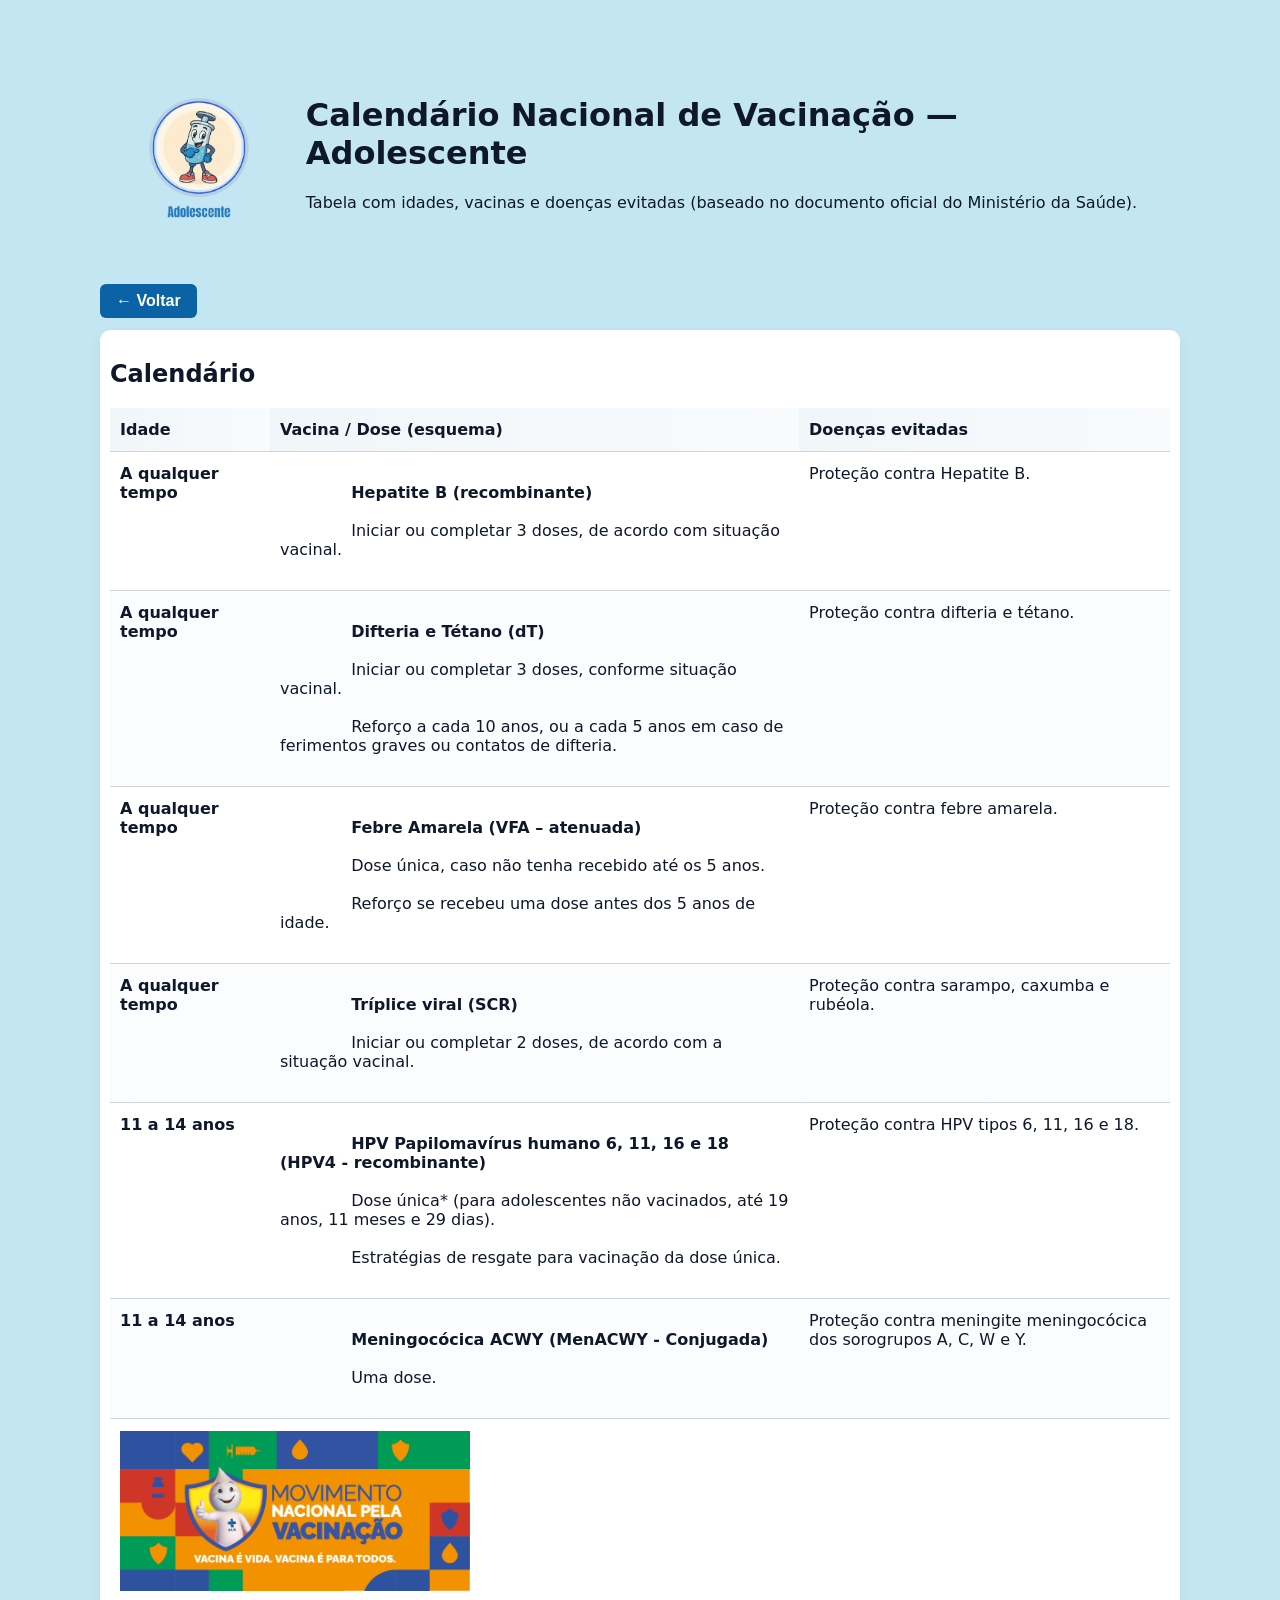
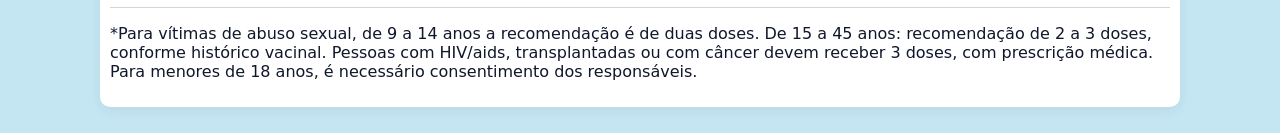
<file: adolescente.html>
<!doctype html>
<html lang="pt-BR">
<head>
  <meta charset="utf-8">
  <meta name="viewport" content="width=device-width,initial-scale=1">
  <title>Calendário Nacional de Vacinação - Adolescente</title>
  <link rel="stylesheet" href="adolescente.css">
</head>
<body>

  <div class="wrap">
    <header>
      <button type="button" onclick="irParaPrincipal()" class="btn-img" id="btnprincipal">
        <img src="./img/2-removebg-preview.png" alt="logo" class="logo">
      </button>
      <div>
        <h1>Calendário Nacional de Vacinação — Adolescente</h1>
        <p class="lead">Tabela com idades, vacinas e doenças evitadas (baseado no documento oficial do Ministério da Saúde).</p>
      </div>
    </header>
    <button id="btnVoltar" onclick="irParaPrincipal()">← Voltar</button>

    <section class="card" aria-labelledby="titulo">
      <h2 id="titulo">Calendário</h2>

      <table role="table" aria-label="Calendário de vacinação do adolescente">
        <thead>
          <tr>
            <th class="idade">Idade</th>
            <th>Vacina / Dose (esquema)</th>
            <th>Doenças evitadas</th>
          </tr>
        </thead>
        <tbody>
          <tr>
            <td class="idade">A qualquer tempo</td>
            <td class="vacinas">
              <strong>Hepatite B (recombinante)</strong><br>
              Iniciar ou completar 3 doses, de acordo com situação vacinal.
            </td>
            <td>Proteção contra Hepatite B.</td>
          </tr>

          <tr>
            <td class="idade">A qualquer tempo</td>
            <td class="vacinas">
              <strong>Difteria e Tétano (dT)</strong><br>
              Iniciar ou completar 3 doses, conforme situação vacinal.<br>
              Reforço a cada 10 anos, ou a cada 5 anos em caso de ferimentos graves ou contatos de difteria.
            </td>
            <td>Proteção contra difteria e tétano.</td>
          </tr>

          <tr>
            <td class="idade">A qualquer tempo</td>
            <td class="vacinas">
              <strong>Febre Amarela (VFA – atenuada)</strong><br>
              Dose única, caso não tenha recebido até os 5 anos.<br>
              Reforço se recebeu uma dose antes dos 5 anos de idade.
            </td>
            <td>Proteção contra febre amarela.</td>
          </tr>

          <tr>
            <td class="idade">A qualquer tempo</td>
            <td class="vacinas">
              <strong>Tríplice viral (SCR)</strong><br>
              Iniciar ou completar 2 doses, de acordo com a situação vacinal.
            </td>
            <td>Proteção contra sarampo, caxumba e rubéola.</td>
          </tr>

          <tr>
            <td class="idade">11 a 14 anos</td>
            <td class="vacinas">
              <strong>HPV Papilomavírus humano 6, 11, 16 e 18 (HPV4 - recombinante)</strong><br>
              Dose única* (para adolescentes não vacinados, até 19 anos, 11 meses e 29 dias).<br>
              Estratégias de resgate para vacinação da dose única.
            </td>
            <td>Proteção contra HPV tipos 6, 11, 16 e 18.</td>
          </tr>

          <tr>
            <td class="idade">11 a 14 anos</td>
            <td class="vacinas">
              <strong>Meningocócica ACWY (MenACWY - Conjugada)</strong><br>
              Uma dose.
            </td>
            <td>Proteção contra meningite meningocócica dos sorogrupos A, C, W e Y.</td>
          </tr>

          <tr>
            <td colspan="3">
              <img src="./img/movimento vacinaçao.png" alt="Rodapé" width="350" height="160">
            </td>
          </tr>
        </tbody>
      </table>

      <p class="nota">
        *Para vítimas de abuso sexual, de 9 a 14 anos a recomendação é de duas doses.  
        De 15 a 45 anos: recomendação de 2 a 3 doses, conforme histórico vacinal.  
        Pessoas com HIV/aids, transplantadas ou com câncer devem receber 3 doses, com prescrição médica.  
        Para menores de 18 anos, é necessário consentimento dos responsáveis.
      </p>
    </section>
  </div>

  <script src="script.js"></script>
</body>
</html>
</file>
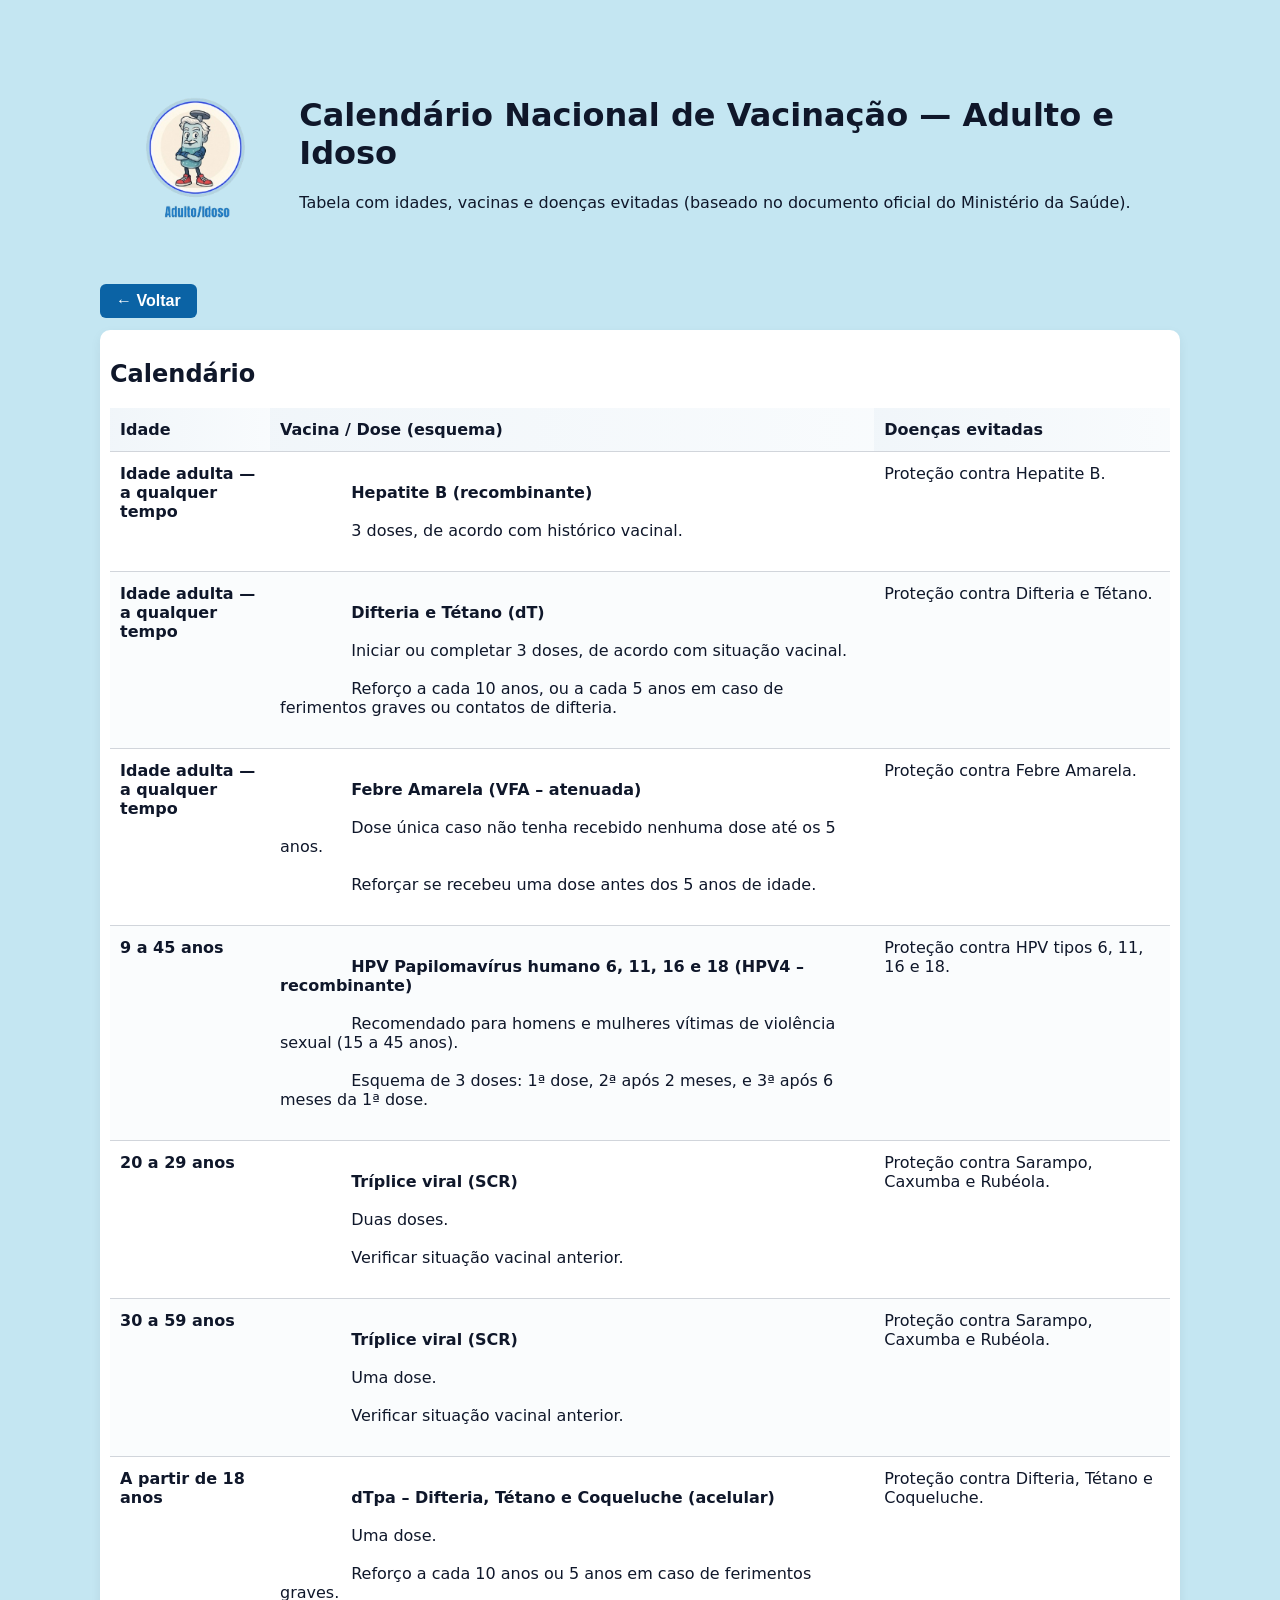
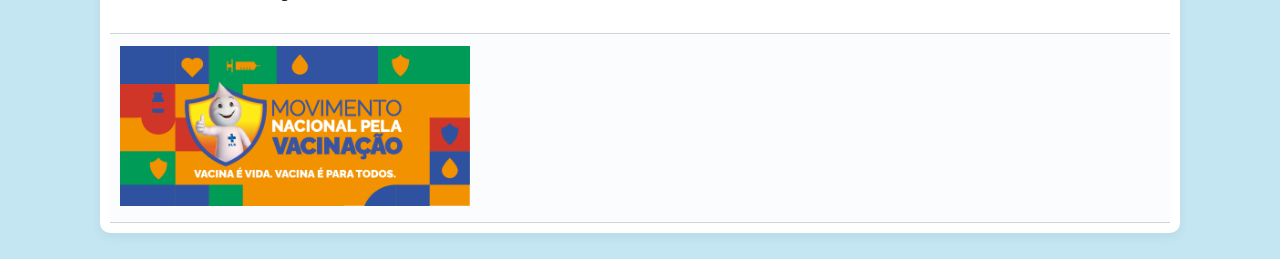
<file: adultoidoso.html>
<!doctype html>
<html lang="pt-BR">
<head>
  <meta charset="utf-8">
  <meta name="viewport" content="width=device-width,initial-scale=1">
  <title>Calendário Nacional de Vacinação - Adulto e Idoso</title>
  <link rel="stylesheet" href="adultoidoso.css">
</head>
<body>

  <div class="wrap">
    <header>
      <button type="button" onclick="irParaPrincipal()" class="btn-img" id="btnprincipal">
        <img src="./img/3-removebg-preview.png" alt="logo" class="logo">
      </button>
      <div>
        <h1>Calendário Nacional de Vacinação — Adulto e Idoso</h1>
        <p class="lead">Tabela com idades, vacinas e doenças evitadas (baseado no documento oficial do Ministério da Saúde).</p>
      </div>
    </header>
    <button id="btnVoltar" onclick="irParaPrincipal()">← Voltar</button>

    <section class="card" aria-labelledby="titulo">
      <h2 id="titulo">Calendário</h2>

      <table role="table" aria-label="Calendário de vacinação do adulto e idoso">
        <thead>
          <tr>
            <th class="idade">Idade</th>
            <th>Vacina / Dose (esquema)</th>
            <th>Doenças evitadas</th>
          </tr>
        </thead>
        <tbody>
          <tr>
            <td class="idade">Idade adulta — a qualquer tempo</td>
            <td class="vacinas">
              <strong>Hepatite B (recombinante)</strong><br>
              3 doses, de acordo com histórico vacinal.
            </td>
            <td>Proteção contra Hepatite B.</td>
          </tr>

          <tr>
            <td class="idade">Idade adulta — a qualquer tempo</td>
            <td class="vacinas">
              <strong>Difteria e Tétano (dT)</strong><br>
              Iniciar ou completar 3 doses, de acordo com situação vacinal.<br>
              Reforço a cada 10 anos, ou a cada 5 anos em caso de ferimentos graves ou contatos de difteria.
            </td>
            <td>Proteção contra Difteria e Tétano.</td>
          </tr>

          <tr>
            <td class="idade">Idade adulta — a qualquer tempo</td>
            <td class="vacinas">
              <strong>Febre Amarela (VFA – atenuada)</strong><br>
              Dose única caso não tenha recebido nenhuma dose até os 5 anos.<br>
              Reforçar se recebeu uma dose antes dos 5 anos de idade.
            </td>
            <td>Proteção contra Febre Amarela.</td>
          </tr>

          <tr>
            <td class="idade">9 a 45 anos</td>
            <td class="vacinas">
              <strong>HPV Papilomavírus humano 6, 11, 16 e 18 (HPV4 – recombinante)</strong><br>
              Recomendado para homens e mulheres vítimas de violência sexual (15 a 45 anos).<br>
              Esquema de 3 doses: 1ª dose, 2ª após 2 meses, e 3ª após 6 meses da 1ª dose.
            </td>
            <td>Proteção contra HPV tipos 6, 11, 16 e 18.</td>
          </tr>

          <tr>
            <td class="idade">20 a 29 anos</td>
            <td class="vacinas">
              <strong>Tríplice viral (SCR)</strong><br>
              Duas doses.<br>
              Verificar situação vacinal anterior.
            </td>
            <td>Proteção contra Sarampo, Caxumba e Rubéola.</td>
          </tr>

          <tr>
            <td class="idade">30 a 59 anos</td>
            <td class="vacinas">
              <strong>Tríplice viral (SCR)</strong><br>
              Uma dose.<br>
              Verificar situação vacinal anterior.
            </td>
            <td>Proteção contra Sarampo, Caxumba e Rubéola.</td>
          </tr>

          <tr>
            <td class="idade">A partir de 18 anos</td>
            <td class="vacinas">
              <strong>dTpa – Difteria, Tétano e Coqueluche (acelular)</strong><br>
              Uma dose.<br>
              Reforço a cada 10 anos ou 5 anos em caso de ferimentos graves.
            </td>
            <td>Proteção contra Difteria, Tétano e Coqueluche.</td>
          </tr>

          <tr>
            <td colspan="3">
              <img src="./img/movimento vacinaçao.png" alt="Rodapé" width="350" height="160">
            </td>
          </tr>
        </tbody>
      </table>
    </section>
  </div>

  <script src="script.js"></script>
</body>
</html>
</file>
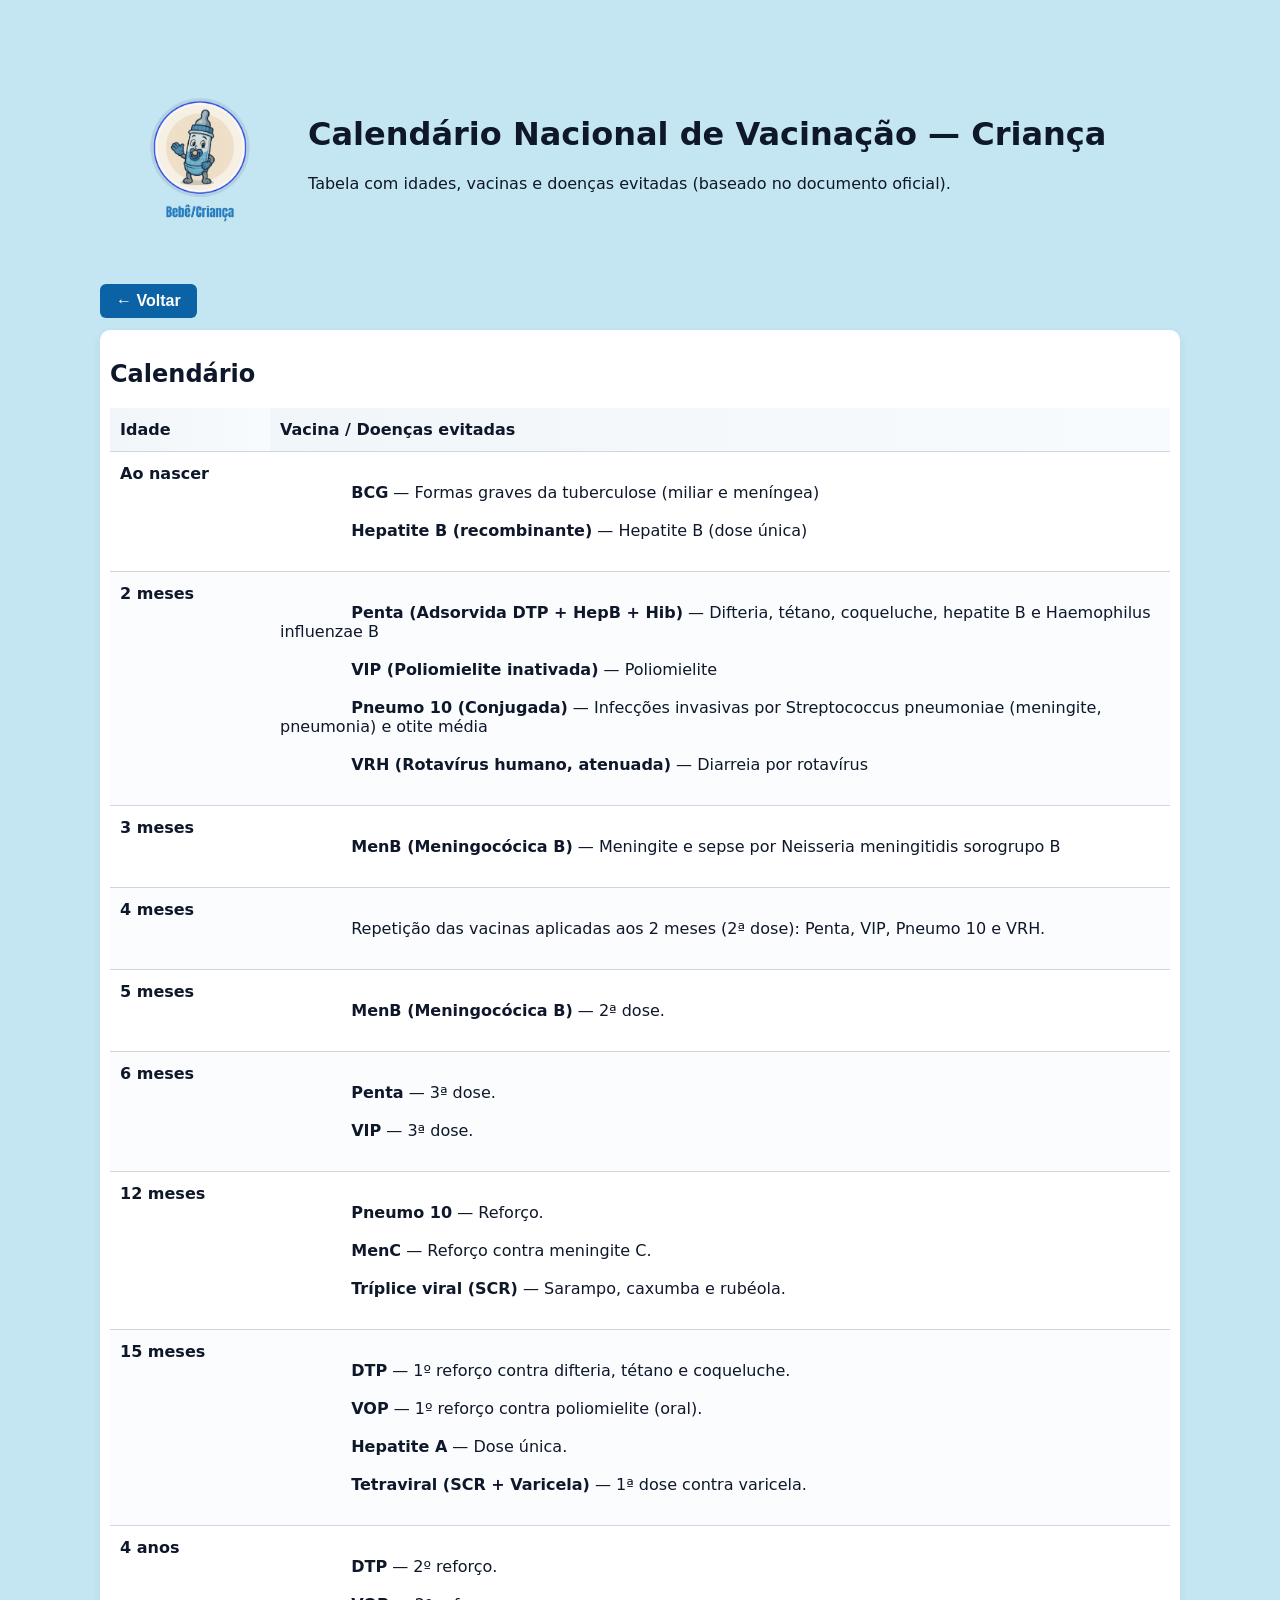
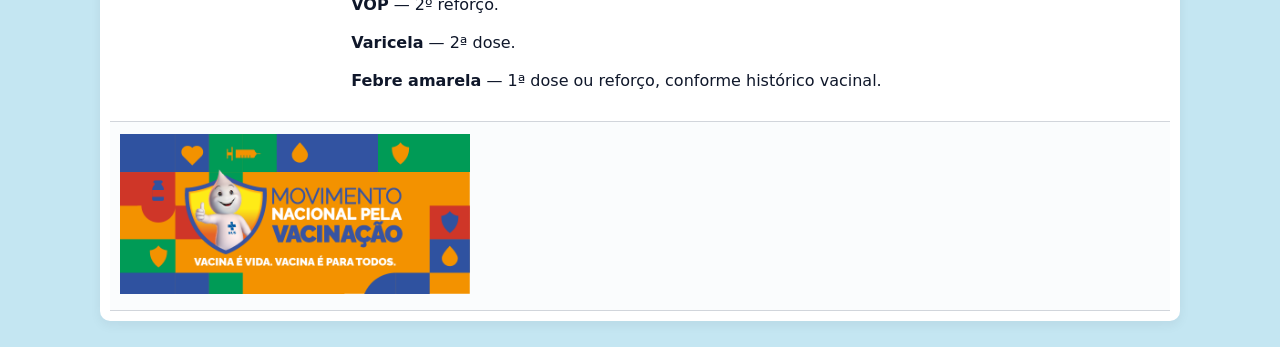
<file: bebe.html>
<!doctype html>
<html lang="pt-BR">
<head>
  <meta charset="utf-8">
  <meta name="viewport" content="width=device-width,initial-scale=1">
  <title>Calendário Nacional de Vacinação - Criança</title>
  <link rel="stylesheet" href="bebe.css">
</head>
<body>

  <div class="wrap">
    <header>
      <button type="button" onclick="irParaPrincipal()" class="btn-img" id="btnprincipal">
      <img src="./img/1-removebg-preview.png" alt="logo" class="logo">
      </button>
      <div>
        <h1>Calendário Nacional de Vacinação — Criança</h1>
        <p class="lead">Tabela com idades, vacinas e doenças evitadas (baseado no documento oficial).</p>
      </div>
    </header>
    <button id="btnVoltar" onclick="irParaPrincipal()">← Voltar</button>

    <section class="card" aria-labelledby="titulo">
      <h2 id="titulo">Calendário</h2>

      <table role="table" aria-label="Calendário de vacinação">
        <thead>
          <tr>
            <th class="idade">Idade</th>
            <th>Vacina / Doenças evitadas</th>
          </tr>
        </thead>
        <tbody>
          <tr>
            <td class="idade">Ao nascer</td>
            <td class="vacinas">
              <strong>BCG</strong> — Formas graves da tuberculose (miliar e meníngea)<br>
              <strong>Hepatite B (recombinante)</strong> — Hepatite B (dose única)
            </td>
          </tr>

          <tr>
            <td class="idade">2 meses</td>
            <td class="vacinas">
              <strong>Penta (Adsorvida DTP + HepB + Hib)</strong> — Difteria, tétano, coqueluche, hepatite B e Haemophilus influenzae B<br>
              <strong>VIP (Poliomielite inativada)</strong> — Poliomielite<br>
              <strong>Pneumo 10 (Conjugada)</strong> — Infecções invasivas por Streptococcus pneumoniae (meningite, pneumonia) e otite média<br>
              <strong>VRH (Rotavírus humano, atenuada)</strong> — Diarreia por rotavírus
            </td>
          </tr>

          <tr>
            <td class="idade">3 meses</td>
            <td class="vacinas">
              <strong>MenB (Meningocócica B)</strong> — Meningite e sepse por Neisseria meningitidis sorogrupo B
            </td>
          </tr>

          <tr>
            <td class="idade">4 meses</td>
            <td class="vacinas">
              Repetição das vacinas aplicadas aos 2 meses (2ª dose): Penta, VIP, Pneumo 10 e VRH.
            </td>
          </tr>

          <tr>
            <td class="idade">5 meses</td>
            <td class="vacinas">
              <strong>MenB (Meningocócica B)</strong> — 2ª dose.
            </td>
          </tr>

          <tr>
            <td class="idade">6 meses</td>
            <td class="vacinas">
              <strong>Penta</strong> — 3ª dose.<br>
              <strong>VIP</strong> — 3ª dose.
            </td>
          </tr>

          <tr>
            <td class="idade">12 meses</td>
            <td class="vacinas">
              <strong>Pneumo 10</strong> — Reforço.<br>
              <strong>MenC</strong> — Reforço contra meningite C.<br>
              <strong>Tríplice viral (SCR)</strong> — Sarampo, caxumba e rubéola.
            </td>
          </tr>

          <tr>
            <td class="idade">15 meses</td>
            <td class="vacinas">
              <strong>DTP</strong> — 1º reforço contra difteria, tétano e coqueluche.<br>
              <strong>VOP</strong> — 1º reforço contra poliomielite (oral).<br>
              <strong>Hepatite A</strong> — Dose única.<br>
              <strong>Tetraviral (SCR + Varicela)</strong> — 1ª dose contra varicela.
            </td>
          </tr>

          <tr>
            <td class="idade">4 anos</td>
            <td class="vacinas">
              <strong>DTP</strong> — 2º reforço.<br>
              <strong>VOP</strong> — 2º reforço.<br>
              <strong>Varicela</strong> — 2ª dose.<br>
              <strong>Febre amarela</strong> — 1ª dose ou reforço, conforme histórico vacinal.
            </td>
          </tr>

          
          <tr>
            <td colspan="2">
             <img src="./img/movimento vacinaçao.png" alt="Rodapé" width="350" height="160">
            </td>
          </tr>


        </tbody>
      </table>
  </div>
<script src="script.js"></script>
</body>
</html>
</file>
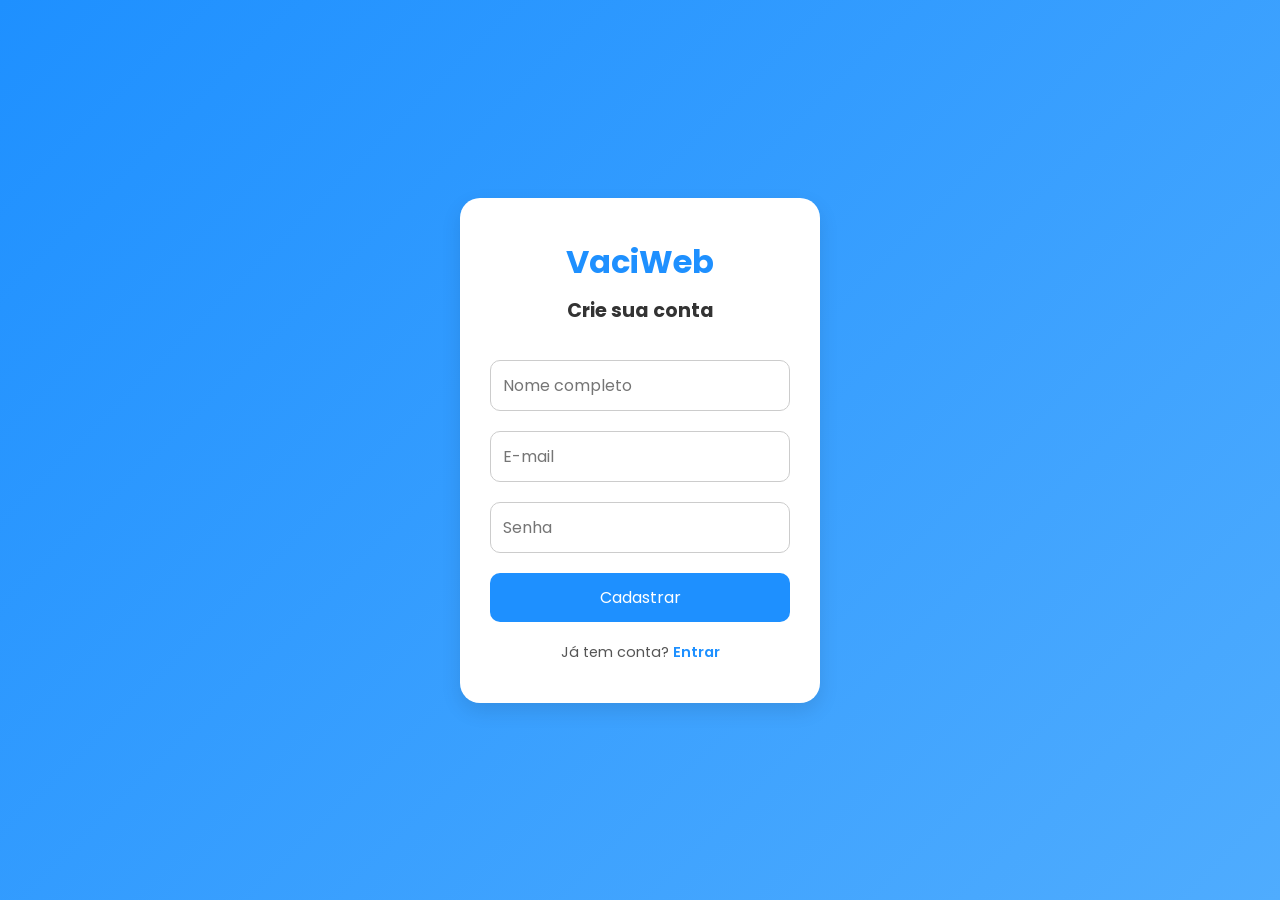
<file: cadastro.html>
<!DOCTYPE html>
<html lang="pt-BR">
<head>
  <meta charset="UTF-8">
  <meta name="viewport" content="width=device-width, initial-scale=1.0">
  <title>Cadastro - VaciWeb</title>
  <link rel="stylesheet" href="cadastro.css">
</head>
<body>
  <div class="container">
    <div class="card">
      <h1 class="title">VaciWeb</h1>
      <h2 class="subtitle">Crie sua conta</h2>

      <form id="cadastroForm">
        <input type="text" id="nome" placeholder="Nome completo" required>
        <input type="email" id="email" placeholder="E-mail" required>
        <input type="password" id="senha" placeholder="Senha" required>
        <button type="submit" class="btn">Cadastrar</button>
      </form>

      <p class="footer">
        Já tem conta? <a href="login.html">Entrar</a>
      </p>
    </div>
  </div>

  <script src="script.js"></script>
</body>
</html>
</file>
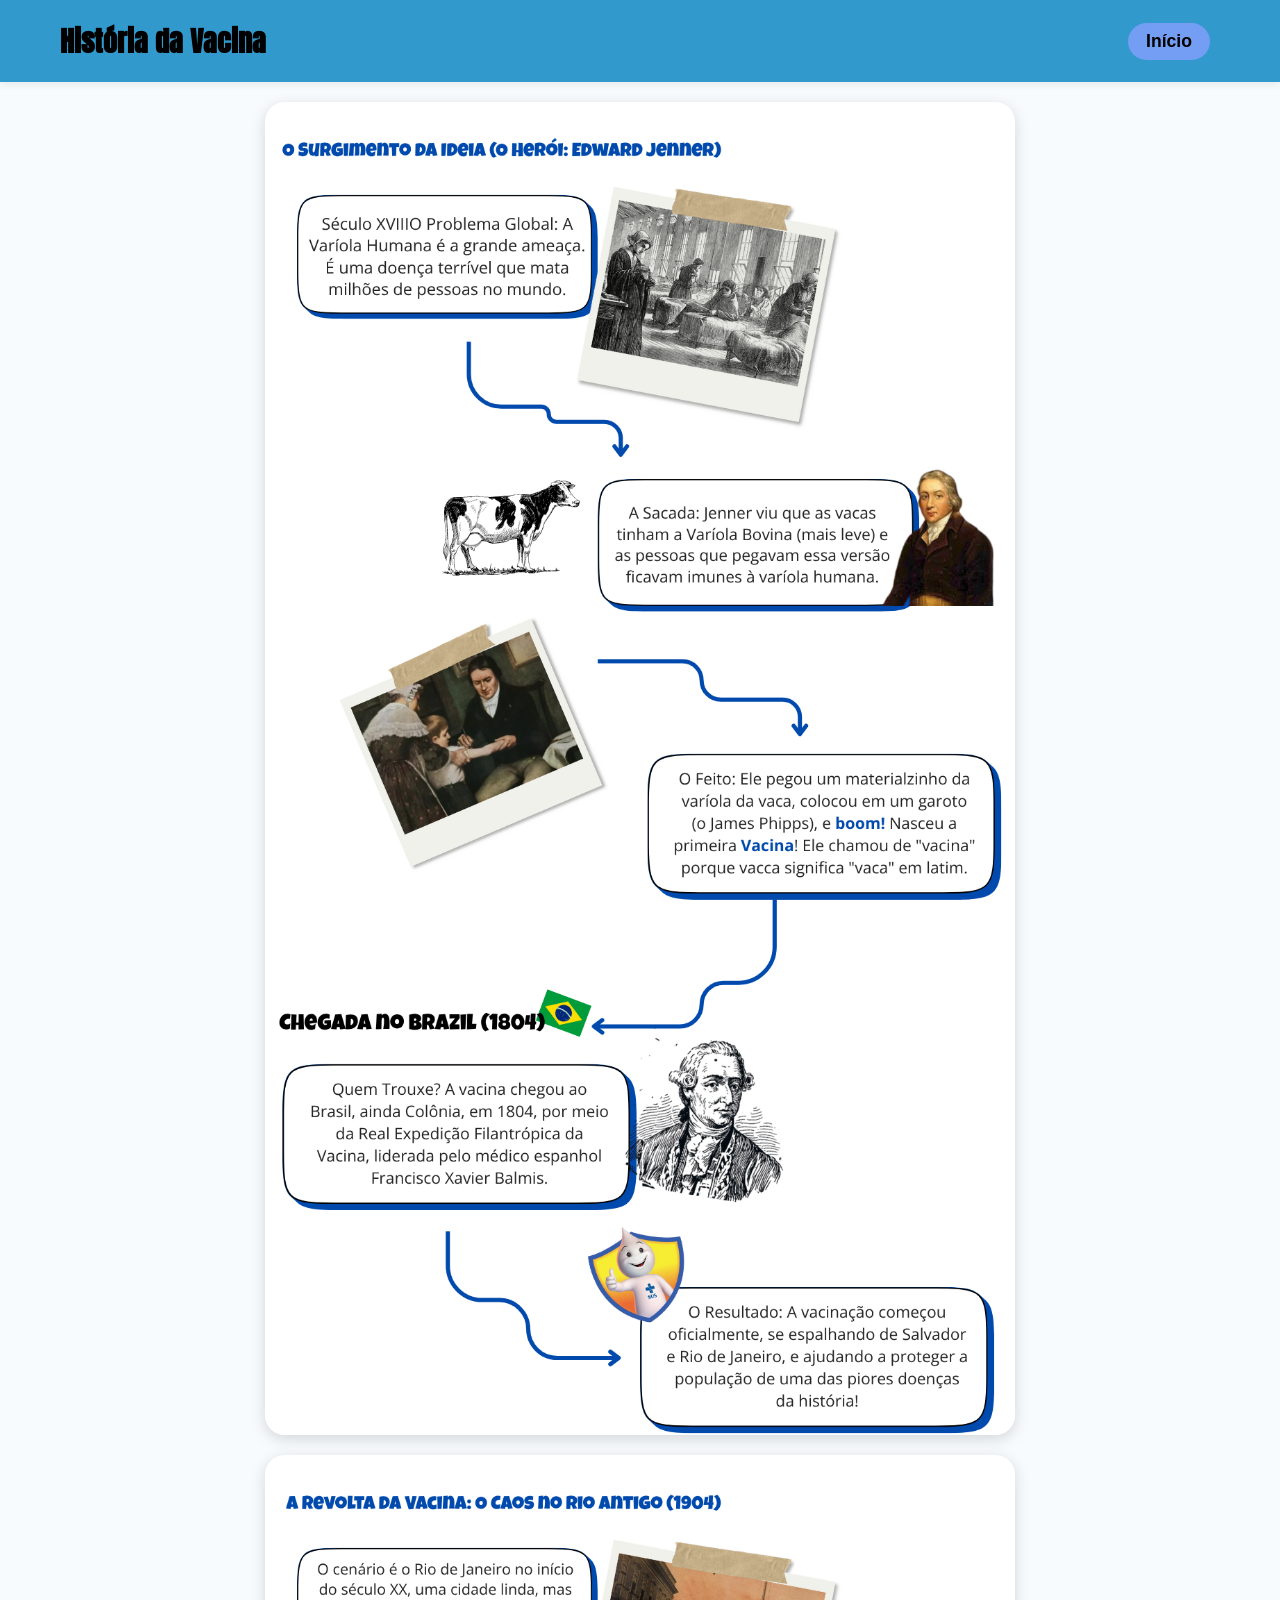
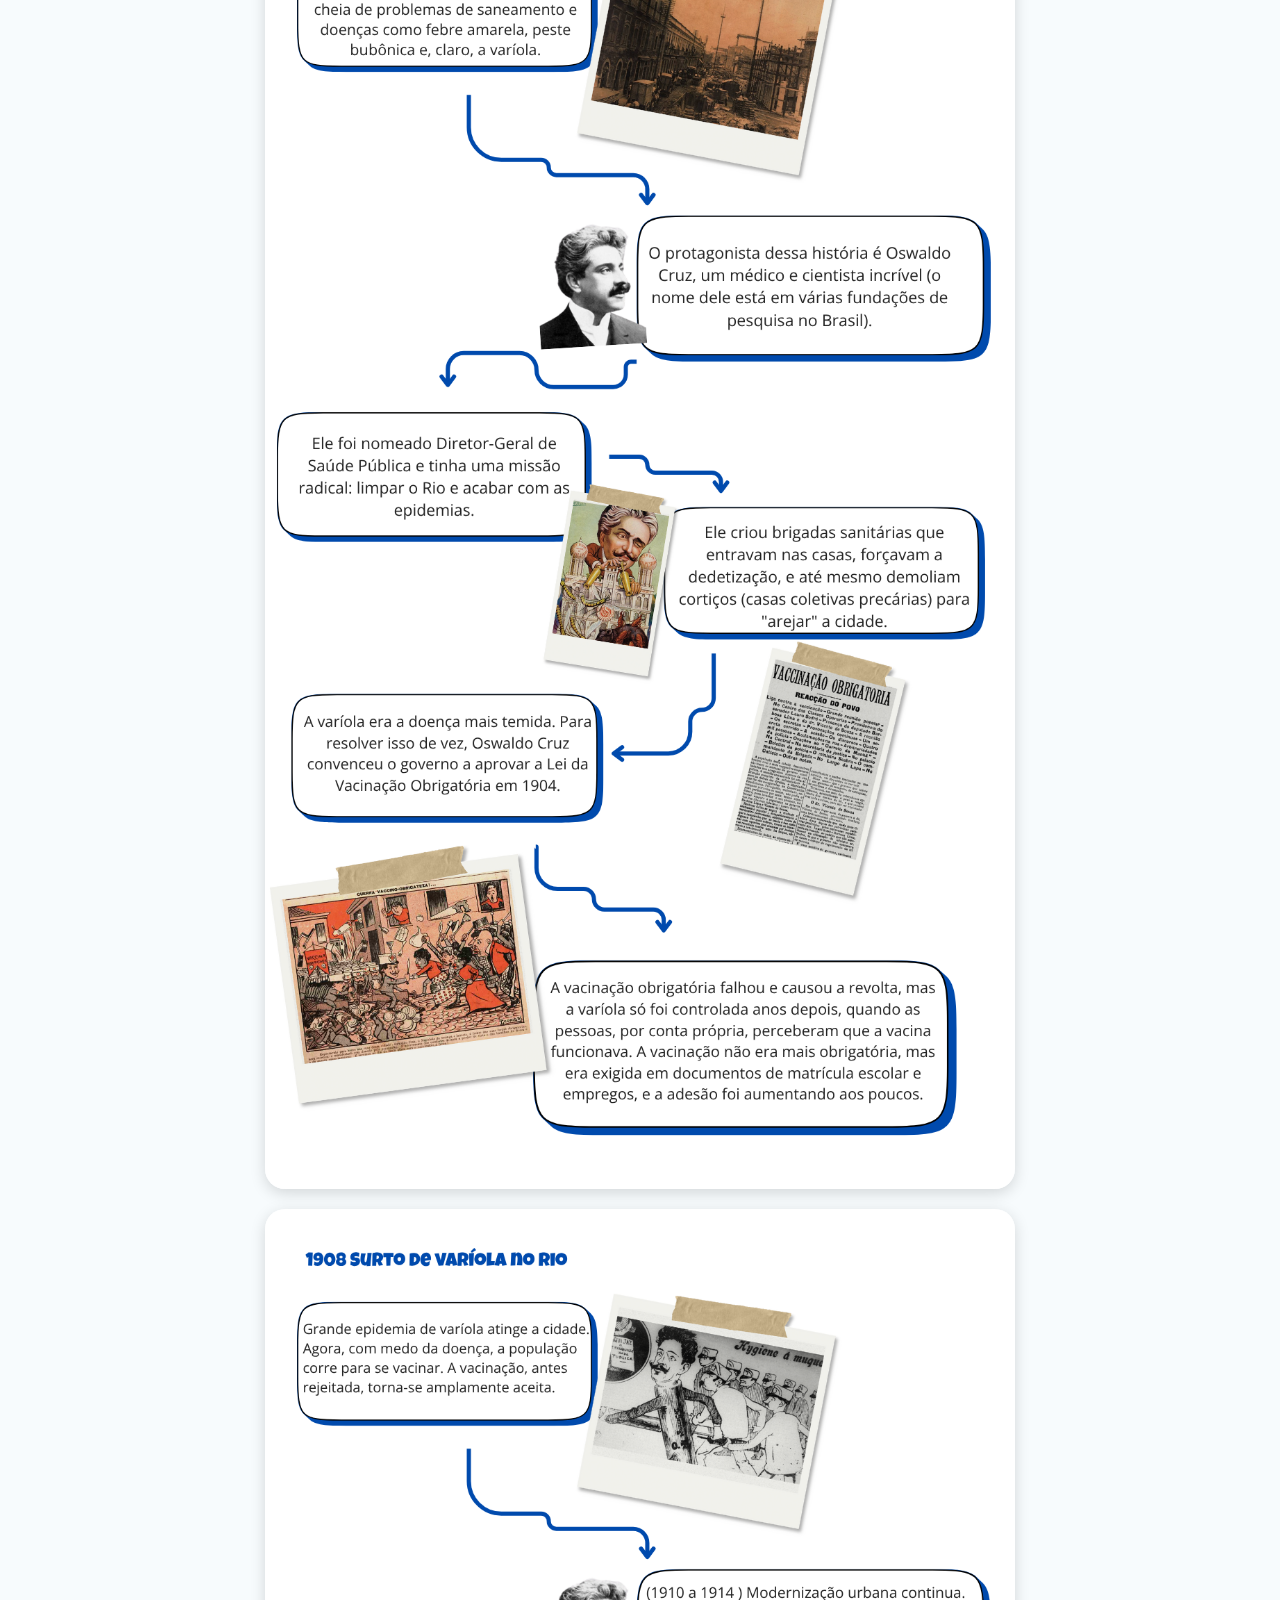
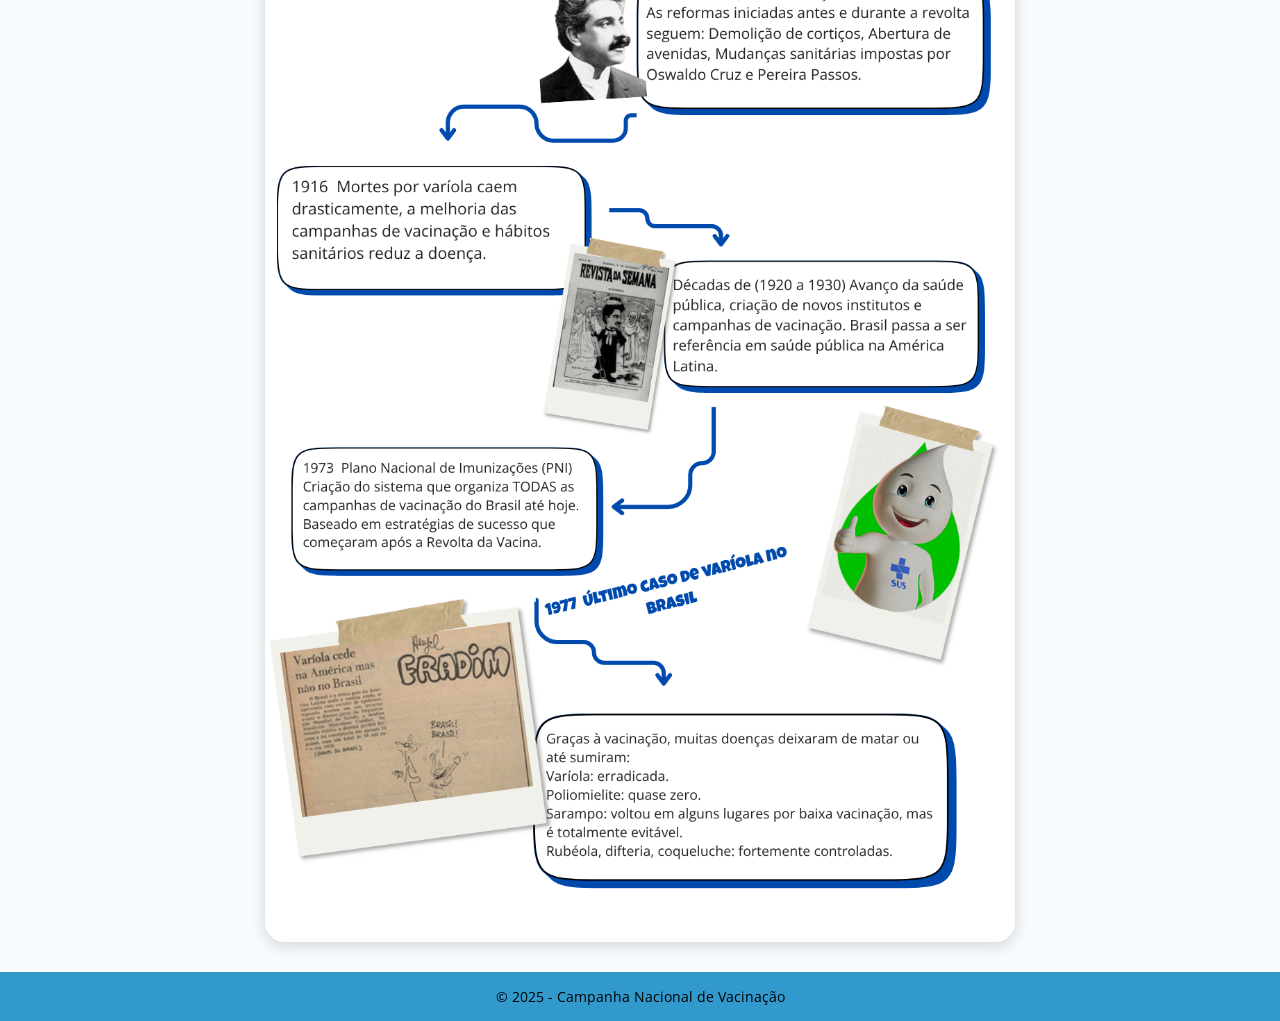
<file: campanha.html>
<!DOCTYPE html>
<html lang="pt-br">
<head>
    <meta charset="UTF-8">
    <meta name="viewport" content="width=device-width, initial-scale=1.0">
    <title>História da Vacina</title>
    <link rel="stylesheet" href="campanha.css">
</head>

<body>

<header>
    <div class="header-content">
        <h1 class="logo-titulo">História da Vacina</h1>

        <nav>
            <ul>
                <li><button onclick="irParaPrincipal()" class="inicio-btn">Início</button></li>
            </ul>
        </nav>
    </div>
</header>

<!-- BLOCO COM AS DUAS IMAGENS -->
<section class="imagem-grande">
    <img src="./img/Black and White Simple Motivation Phone Wallpaper.png" alt="História da Vacina Parte 1">

    <img src="./img/revoltadavacina.png" alt="História da Vacina Parte 2" class="imagem-continuacao">

    <img src="./img/surto.png" alt="História da Vacina Parte 3" class="imagem-continuacao2">
</section>


<footer>
    © 2025 - Campanha Nacional de Vacinação
</footer>
<script src="./script.js"></script>
</body>
</html>
</file>
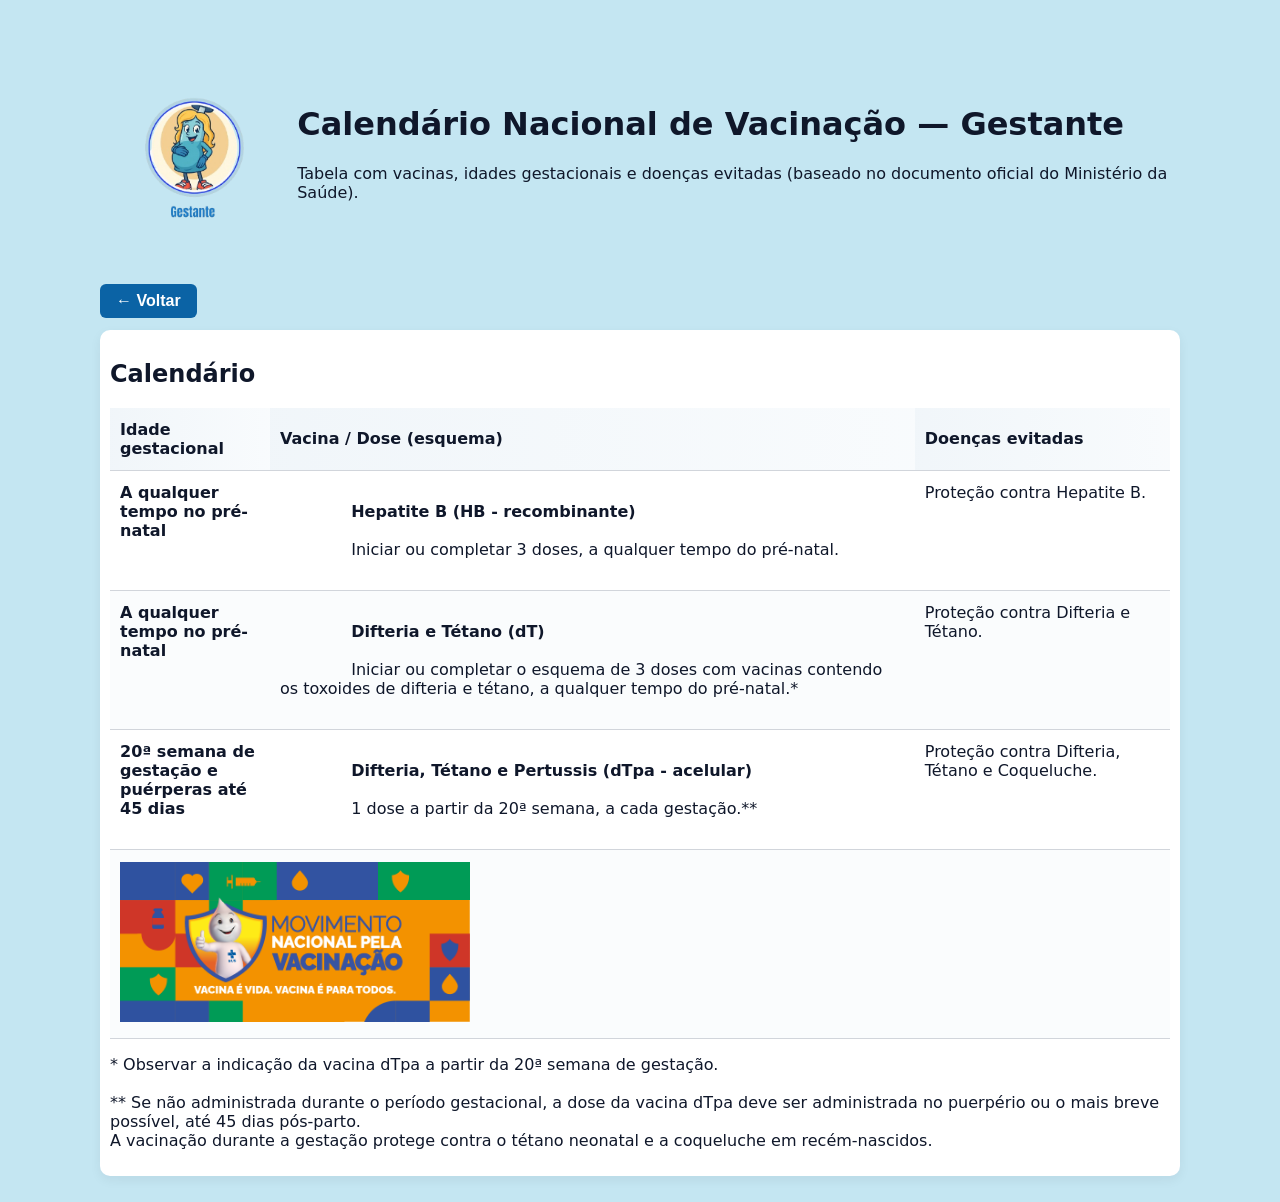
<file: gestante.html>
<!doctype html>
<html lang="pt-BR">
<head>
  <meta charset="utf-8">
  <meta name="viewport" content="width=device-width,initial-scale=1">
  <title>Calendário Nacional de Vacinação - Gestante</title>
  <link rel="stylesheet" href="gestante.css">
</head>
<body>

  <div class="wrap">
    <header>
      <button type="button" onclick="irParaPrincipal()" class="btn-img" id="btnprincipal">
        <img src="./img/4-removebg-preview.png" alt="logo" class="logo">
      </button>

      <div>
        <h1>Calendário Nacional de Vacinação — Gestante</h1>
        <p class="lead">Tabela com vacinas, idades gestacionais e doenças evitadas (baseado no documento oficial do Ministério da Saúde).</p>
      </div>
    </header>
      <button id="btnVoltar" onclick="irParaPrincipal()">← Voltar</button>

    <section class="card" aria-labelledby="titulo">
      <h2 id="titulo">Calendário</h2>

      <table role="table" aria-label="Calendário de vacinação da gestante">
        <thead>
          <tr>
            <th class="idade">Idade gestacional</th>
            <th>Vacina / Dose (esquema)</th>
            <th>Doenças evitadas</th>
          </tr>
        </thead>
        <tbody>
          <tr>
            <td class="idade">A qualquer tempo no pré-natal</td>
            <td class="vacinas">
              <strong>Hepatite B (HB - recombinante)</strong><br>
              Iniciar ou completar 3 doses, a qualquer tempo do pré-natal.
            </td>
            <td>Proteção contra Hepatite B.</td>
          </tr>

          <tr>
            <td class="idade">A qualquer tempo no pré-natal</td>
            <td class="vacinas">
              <strong>Difteria e Tétano (dT)</strong><br>
              Iniciar ou completar o esquema de 3 doses com vacinas contendo os toxoides de difteria e tétano, a qualquer tempo do pré-natal.*
            </td>
            <td>Proteção contra Difteria e Tétano.</td>
          </tr>

          <tr>
            <td class="idade">20ª semana de gestação e puérperas até 45 dias</td>
            <td class="vacinas">
              <strong>Difteria, Tétano e Pertussis (dTpa - acelular)</strong><br>
              1 dose a partir da 20ª semana, a cada gestação.**
            </td>
            <td>Proteção contra Difteria, Tétano e Coqueluche.</td>
          </tr>

          <tr>
            <td colspan="3">
              <img src="./img/movimento vacinaçao.png" alt="Rodapé" width="350" height="160">
            </td>
          </tr>
        </tbody>
      </table>

      <p class="nota">
        * Observar a indicação da vacina dTpa a partir da 20ª semana de gestação.<br><br>
        ** Se não administrada durante o período gestacional, a dose da vacina dTpa deve ser administrada no puerpério ou o mais breve possível, até 45 dias pós-parto.<br>
        A vacinação durante a gestação protege contra o tétano neonatal e a coqueluche em recém-nascidos.
      </p>
    </section>
  </div>

  <script src="script.js"></script>
</body>
</html>
</file>
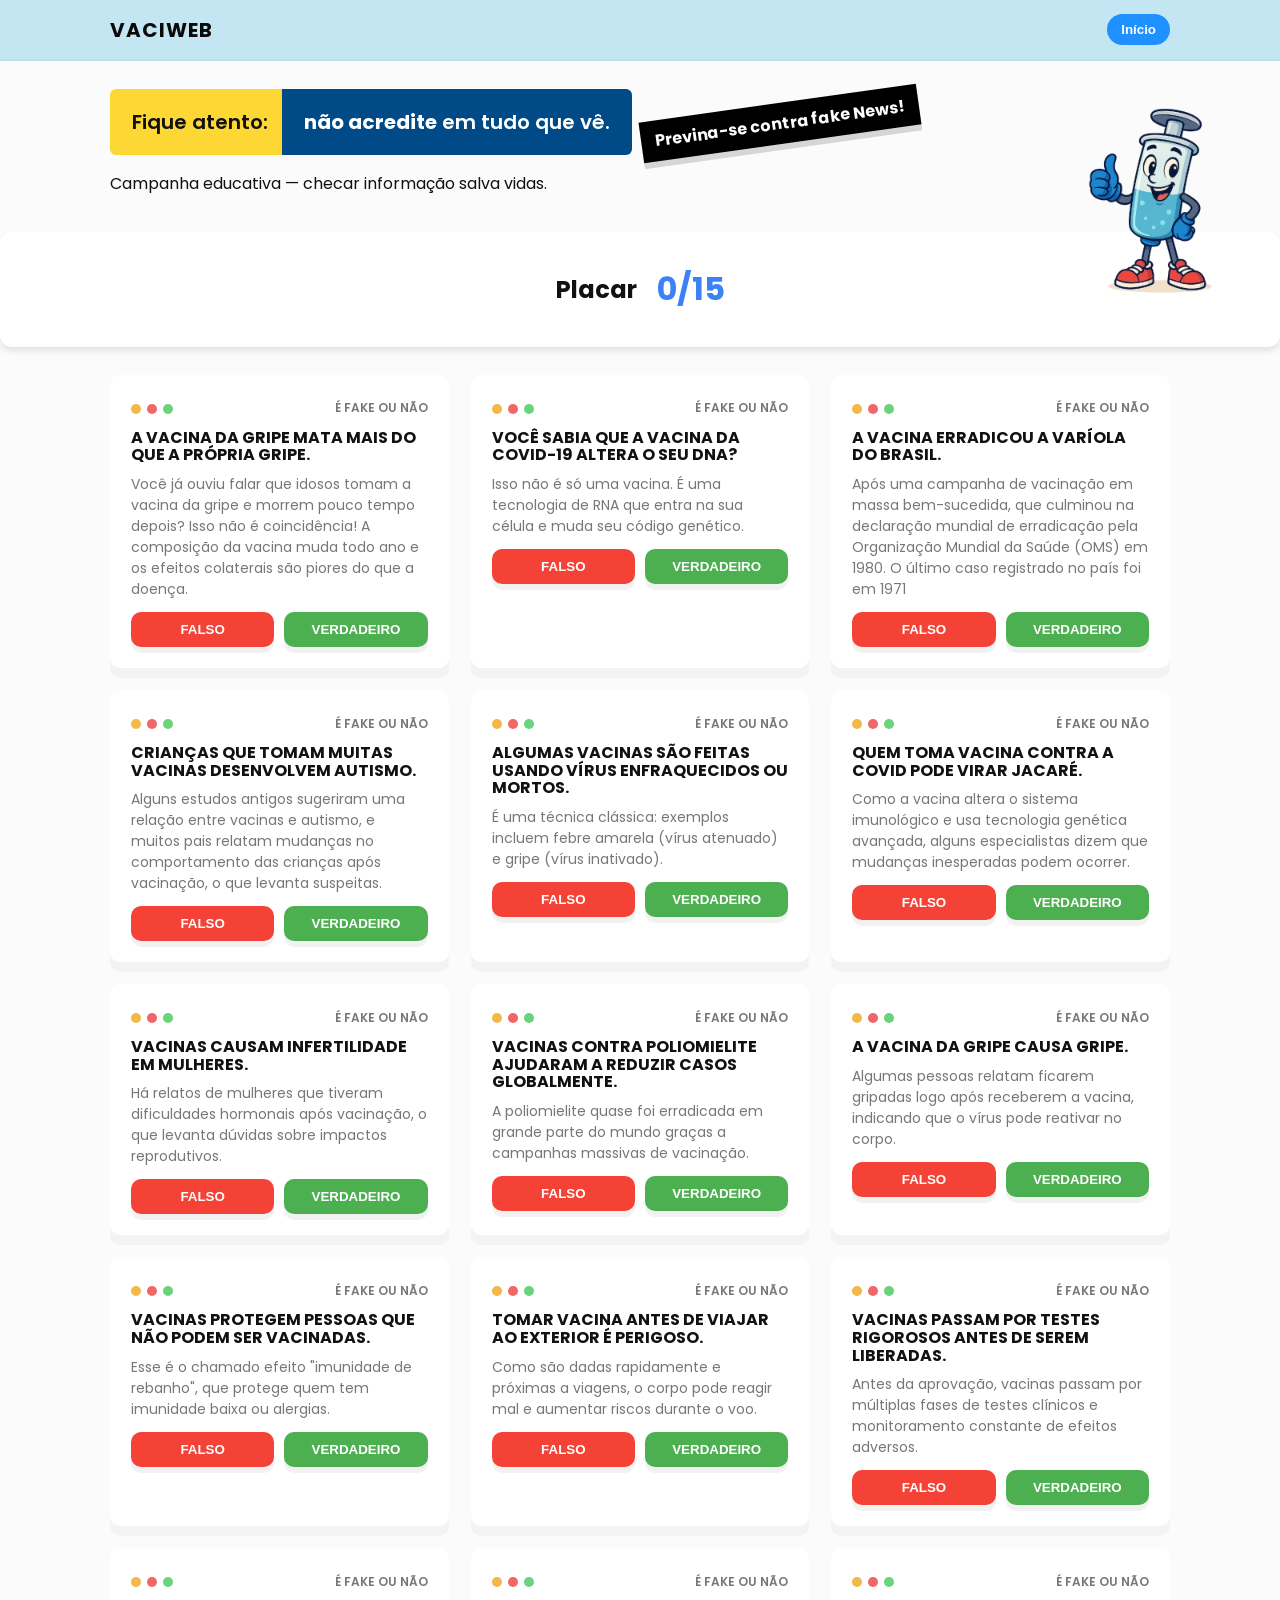
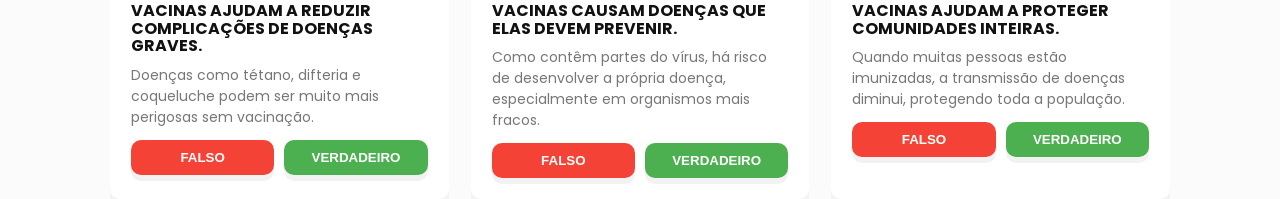
<file: jogo.html>
<!doctype html>
<html lang="pt-BR">
<head>
  <meta charset="utf-8" />
  <meta name="viewport" content="width=device-width,initial-scale=1" />
  <title>VaciWeb — Previna-se contra fake news</title>
  <link href="https://fonts.googleapis.com/css2?family=Poppins:wght@300;400;600;700&display=swap" rel="stylesheet">
  <link rel="stylesheet" href="jogo.css">
</head>
<body>
  <!-- Confete e animação do Zé Gotinha -->
  <div id="confetti-container"></div>
  <img id="ze-gotinha" src="./img/imagem.png" alt="Zé Gotinha" style="display:none; position:fixed; bottom:20px; right:20px; width:150px; z-index:999;">

  <header class="site-header">
    <div class="header-inner">
      <div class="logo">VACIWEB</div>
      <nav class="nav-actions" aria-label="Navegação principal">
        <button type="button" onclick="irParaPrincipal()" class="nav-btn">Início</button>
      </nav>
    </div>
  </header>

  <main>
    <section class="hero">
      <div class="hero-content">
        <div class="hero-stripes">
          <span class="stripe yellow">Fique atento:</span>
          <span class="stripe blue"><strong>não acredite</strong> em tudo que vê.</span>
          <div class="stamp">Previna-se contra fake News!</div>
        </div>
        <img src="./img/imagem.png" alt="ze-gotinha" class="gota" >
        <p class="hero-sub">Campanha educativa — checar informação salva vidas.</p>
      </div>
    </section>

    <!-- Placar -->
    <div class="score-container">
      <div class="score-header">
        <h2>Placar</h2>
        <div class="score-info">
          <span id="score">0/6</span>
<!--   <button id="resetScore" type="button">Resetar placar</button>--> 
        </div>
      </div>
    </div>
        <!-- Grid de cards -->
    <section class="cards-section" aria-label="Quiz de fake news">
      <div class="cards-grid">

        <!-- Card 1 -->
        <article class="card" data-answer="falso">
          <div class="card-top">
            <div class="browser-dots"><span></span><span></span><span></span></div>
            <div class="card-title">É FAKE OU NÃO</div>
          </div>
          <h3 class="claim">A VACINA DA GRIPE MATA MAIS DO QUE A PRÓPRIA GRIPE.</h3>
          <p class="explain">Você já ouviu falar que idosos tomam a vacina da gripe e morrem pouco tempo depois? Isso não é coincidência! A composição da vacina muda todo ano e os efeitos colaterais são piores do que a doença.</p>
          <div class="card-actions">
            <button class="btn btn-false">FALSO</button>
            <button class="btn btn-true">VERDADEIRO</button>
          </div>
        </article>

        <!-- Card 2 -->
        <article class="card" data-answer="falso">
          <div class="card-top">
            <div class="browser-dots"><span></span><span></span><span></span></div>
            <div class="card-title">É FAKE OU NÃO</div>
          </div>
          <h3 class="claim">VOCÊ SABIA QUE A VACINA DA COVID-19 ALTERA O SEU DNA?</h3>
          <p class="explain">Isso não é só uma vacina. É uma tecnologia de RNA que entra na sua célula e muda seu código genético.</p>
          <div class="card-actions">
            <button class="btn btn-false">FALSO</button>
            <button class="btn btn-true">VERDADEIRO</button>
          </div>
        </article>

        <!-- Card 3 -->
        <article class="card" data-answer="verdadeiro">
          <div class="card-top">
            <div class="browser-dots"><span></span><span></span><span></span></div>
            <div class="card-title">É FAKE OU NÃO</div>
          </div>
          <h3 class="claim">A VACINA ERRADICOU A VARÍOLA DO BRASIL.</h3>
          <p class="explain">Após uma campanha de vacinação em massa bem-sucedida, que culminou na declaração mundial de erradicação pela Organização Mundial da Saúde (OMS) em 1980. O último caso registrado no país foi em 1971</p>
          <div class="card-actions">
            <button class="btn btn-false">FALSO</button>
            <button class="btn btn-true">VERDADEIRO</button>
          </div>
        </article>

        <!-- Card 4 -->
        <article class="card" data-answer="falso">
          <div class="card-top">
            <div class="browser-dots"><span></span><span></span><span></span></div>
            <div class="card-title">É FAKE OU NÃO</div>
          </div>
          <h3 class="claim">CRIANÇAS QUE TOMAM MUITAS VACINAS DESENVOLVEM AUTISMO.</h3>
          <p class="explain">Alguns estudos antigos sugeriram uma relação entre vacinas e autismo, e muitos pais relatam mudanças no comportamento das crianças após vacinação, o que levanta suspeitas.</p>
          <div class="card-actions">
            <button class="btn btn-false">FALSO</button>
            <button class="btn btn-true">VERDADEIRO</button>
          </div>
        </article>

        <!-- Card 5 -->
        <article class="card" data-answer="verdadeiro">
          <div class="card-top">
            <div class="browser-dots"><span></span><span></span><span></span></div>
            <div class="card-title">É FAKE OU NÃO</div>
          </div>
          <h3 class="claim">ALGUMAS VACINAS SÃO FEITAS USANDO VÍRUS ENFRAQUECIDOS OU MORTOS.</h3>
          <p class="explain">É uma técnica clássica: exemplos incluem febre amarela (vírus atenuado) e gripe (vírus inativado).</p>
          <div class="card-actions">
            <button class="btn btn-false">FALSO</button>
            <button class="btn btn-true">VERDADEIRO</button>
          </div>
        </article>

        <!-- Card 6 -->
        <article class="card" data-answer="falso">
          <div class="card-top">
            <div class="browser-dots"><span></span><span></span><span></span></div>
            <div class="card-title">É FAKE OU NÃO</div>
          </div>
          <h3 class="claim">QUEM TOMA VACINA CONTRA A COVID PODE VIRAR JACARÉ.</h3>
          <p class="explain">Como a vacina altera o sistema imunológico e usa tecnologia genética avançada, alguns especialistas dizem que mudanças inesperadas podem ocorrer.</p>
          <div class="card-actions">
            <button class="btn btn-false">FALSO</button>
            <button class="btn btn-true">VERDADEIRO</button>
          </div>
        </article>

                <!-- Card 7 -->
        <article class="card" data-answer="falso">
          <div class="card-top">
            <div class="browser-dots"><span></span><span></span><span></span></div>
            <div class="card-title">É FAKE OU NÃO</div>
          </div>
          <h3 class="claim">VACINAS CAUSAM INFERTILIDADE EM MULHERES.</h3>
          <p class="explain">Há relatos de mulheres que tiveram dificuldades hormonais após vacinação, o que levanta dúvidas sobre impactos reprodutivos.</p>
          <div class="card-actions">
            <button class="btn btn-false">FALSO</button>
            <button class="btn btn-true">VERDADEIRO</button>
          </div>
        </article>

        <!-- Card 8 -->
        <article class="card" data-answer="verdadeiro">
          <div class="card-top">
            <div class="browser-dots"><span></span><span></span><span></span></div>
            <div class="card-title">É FAKE OU NÃO</div>
          </div>
          <h3 class="claim">VACINAS CONTRA POLIOMIELITE AJUDARAM A REDUZIR CASOS GLOBALMENTE.</h3>
          <p class="explain">A poliomielite quase foi erradicada em grande parte do mundo graças a campanhas massivas de vacinação.</p>
          <div class="card-actions">
            <button class="btn btn-false">FALSO</button>
            <button class="btn btn-true">VERDADEIRO</button>
          </div>
        </article>

        <!-- Card 9 -->
        <article class="card" data-answer="falso">
          <div class="card-top">
            <div class="browser-dots"><span></span><span></span><span></span></div>
            <div class="card-title">É FAKE OU NÃO</div>
          </div>
          <h3 class="claim">A VACINA DA GRIPE CAUSA GRIPE.</h3>
          <p class="explain">Algumas pessoas relatam ficarem gripadas logo após receberem a vacina, indicando que o vírus pode reativar no corpo.</p>
          <div class="card-actions">
            <button class="btn btn-false">FALSO</button>
            <button class="btn btn-true">VERDADEIRO</button>
          </div>
        </article>

        <!-- Card 10 -->
        <article class="card" data-answer="verdadeiro">
          <div class="card-top">
            <div class="browser-dots"><span></span><span></span><span></span></div>
            <div class="card-title">É FAKE OU NÃO</div>
          </div>
          <h3 class="claim">VACINAS PROTEGEM PESSOAS QUE NÃO PODEM SER VACINADAS.</h3>
          <p class="explain">Esse é o chamado efeito "imunidade de rebanho", que protege quem tem imunidade baixa ou alergias.</p>
          <div class="card-actions">
            <button class="btn btn-false">FALSO</button>
            <button class="btn btn-true">VERDADEIRO</button>
          </div>
        </article>

        <!-- Card 11 -->
        <article class="card" data-answer="falso">
          <div class="card-top">
            <div class="browser-dots"><span></span><span></span><span></span></div>
            <div class="card-title">É FAKE OU NÃO</div>
          </div>
          <h3 class="claim">TOMAR VACINA ANTES DE VIAJAR AO EXTERIOR É PERIGOSO.</h3>
          <p class="explain">Como são dadas rapidamente e próximas a viagens, o corpo pode reagir mal e aumentar riscos durante o voo.</p>
          <div class="card-actions">
            <button class="btn btn-false">FALSO</button>
            <button class="btn btn-true">VERDADEIRO</button>
          </div>
        </article>

        <!-- Card 12 -->
        <article class="card" data-answer="verdadeiro">
          <div class="card-top">
            <div class="browser-dots"><span></span><span></span><span></span></div>
            <div class="card-title">É FAKE OU NÃO</div>
          </div>
          <h3 class="claim">VACINAS PASSAM POR TESTES RIGOROSOS ANTES DE SEREM LIBERADAS.</h3>
          <p class="explain">Antes da aprovação, vacinas passam por múltiplas fases de testes clínicos e monitoramento constante de efeitos adversos.</p>
          <div class="card-actions">
            <button class="btn btn-false">FALSO</button>
            <button class="btn btn-true">VERDADEIRO</button>
          </div>
        </article>

        <!-- Card 13 -->
        <article class="card" data-answer="verdadeiro">
          <div class="card-top">
            <div class="browser-dots"><span></span><span></span><span></span></div>
            <div class="card-title">É FAKE OU NÃO</div>
          </div>
          <h3 class="claim">VACINAS AJUDAM A REDUZIR COMPLICAÇÕES DE DOENÇAS GRAVES.</h3>
          <p class="explain">Doenças como tétano, difteria e coqueluche podem ser muito mais perigosas sem vacinação.</p>
          <div class="card-actions">
            <button class="btn btn-false">FALSO</button>
            <button class="btn btn-true">VERDADEIRO</button>
          </div>
        </article>

        <!-- Card 14 -->
        <article class="card" data-answer="falso">
          <div class="card-top">
            <div class="browser-dots"><span></span><span></span><span></span></div>
            <div class="card-title">É FAKE OU NÃO</div>
          </div>
          <h3 class="claim">VACINAS CAUSAM DOENÇAS QUE ELAS DEVEM PREVENIR.</h3>
          <p class="explain">Como contêm partes do vírus, há risco de desenvolver a própria doença, especialmente em organismos mais fracos.</p>
          <div class="card-actions">
            <button class="btn btn-false">FALSO</button>
            <button class="btn btn-true">VERDADEIRO</button>
          </div>
        </article>

        <!-- Card 15 -->
        <article class="card" data-answer="verdadeiro">
          <div class="card-top">
            <div class="browser-dots"><span></span><span></span><span></span></div>
            <div class="card-title">É FAKE OU NÃO</div>
          </div>
          <h3 class="claim">VACINAS AJUDAM A PROTEGER COMUNIDADES INTEIRAS.</h3>
          <p class="explain">Quando muitas pessoas estão imunizadas, a transmissão de doenças diminui, protegendo toda a população.</p>
          <div class="card-actions">
            <button class="btn btn-false">FALSO</button>
            <button class="btn btn-true">VERDADEIRO</button>
          </div>
        </article>
      </div>
    </section>
  </main>

  <img id="trophy" src="./img/trofeu-removebg-preview.png" alt="Troféu" 
       style="display:none; position:fixed; bottom:40%; left:50%; transform:translateX(-50%);
              width:150px; z-index:9999; animation: bounce 1s ease infinite;">

  <script src="jogo.js"></script>
</body>
</html>
</file>
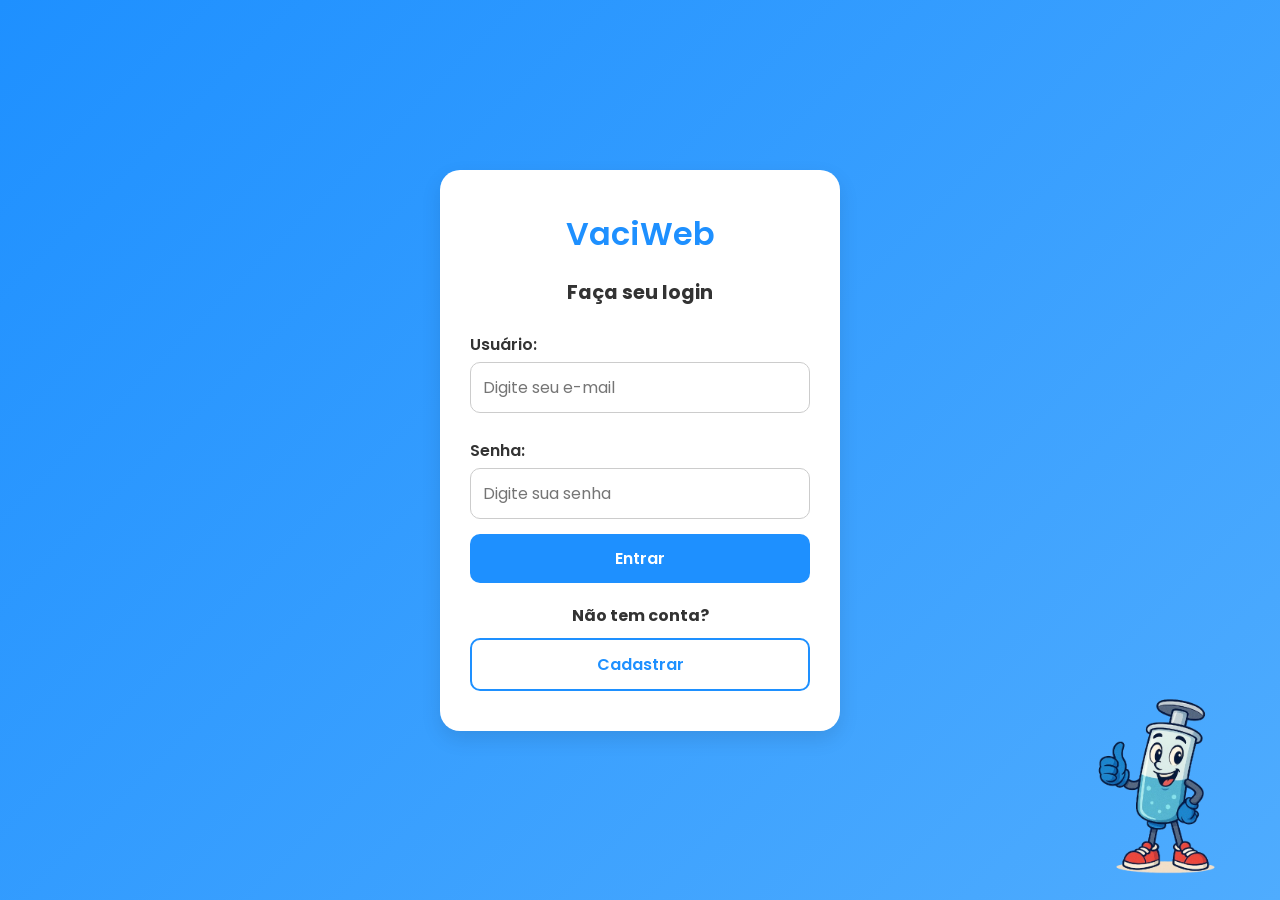
<file: login.html>
<!DOCTYPE html>
<html lang="pt-br">
<head>
  <meta charset="UTF-8">
  <meta name="viewport" content="width=device-width, initial-scale=1.0">
  <title>Login - VaciWeb</title>

  <!-- Evita o erro /favicon.ico:404 -->
  <link rel="icon" href="data:,">

  <link rel="stylesheet" href="login.css">
</head>
<body>
  <main>
    <div class="div_caixa">
      <h1 class="title">VaciWeb</h1>
      <h2 class="subtitle">Faça seu login</h2>

      <!-- Formulário de Login -->
      <form id="loginForm">
        <label for="username">Usuário:</label>
        <input
          type="text"
          id="username"
          name="username"
          placeholder="Digite seu e-mail"
          required
        >

        <label for="senhaLogin">Senha:</label>
        <input
          type="password"
          id="senhaLogin"
          name="password"
          placeholder="Digite sua senha"
          required
        >

        <button type="submit" class="btn_entrar">Entrar</button>
        <span id="msg" style="color: red; display: block; margin-top: 8px;"></span>
      </form>

      <h2>Não tem conta?</h2>
      <button type="button" onclick="irParaCadastro()" class="cadastro-btn">
        Cadastrar
      </button>
    </div>
  </main>

  <footer>
    <div class="logo-header">
      <img src="./img/imagem.png" alt="Mascote" class="img-canto">
    </div>
  </footer>

  <!-- Scripts -->
  <script src="./script.js"></script>
</body>
</html>
</file>
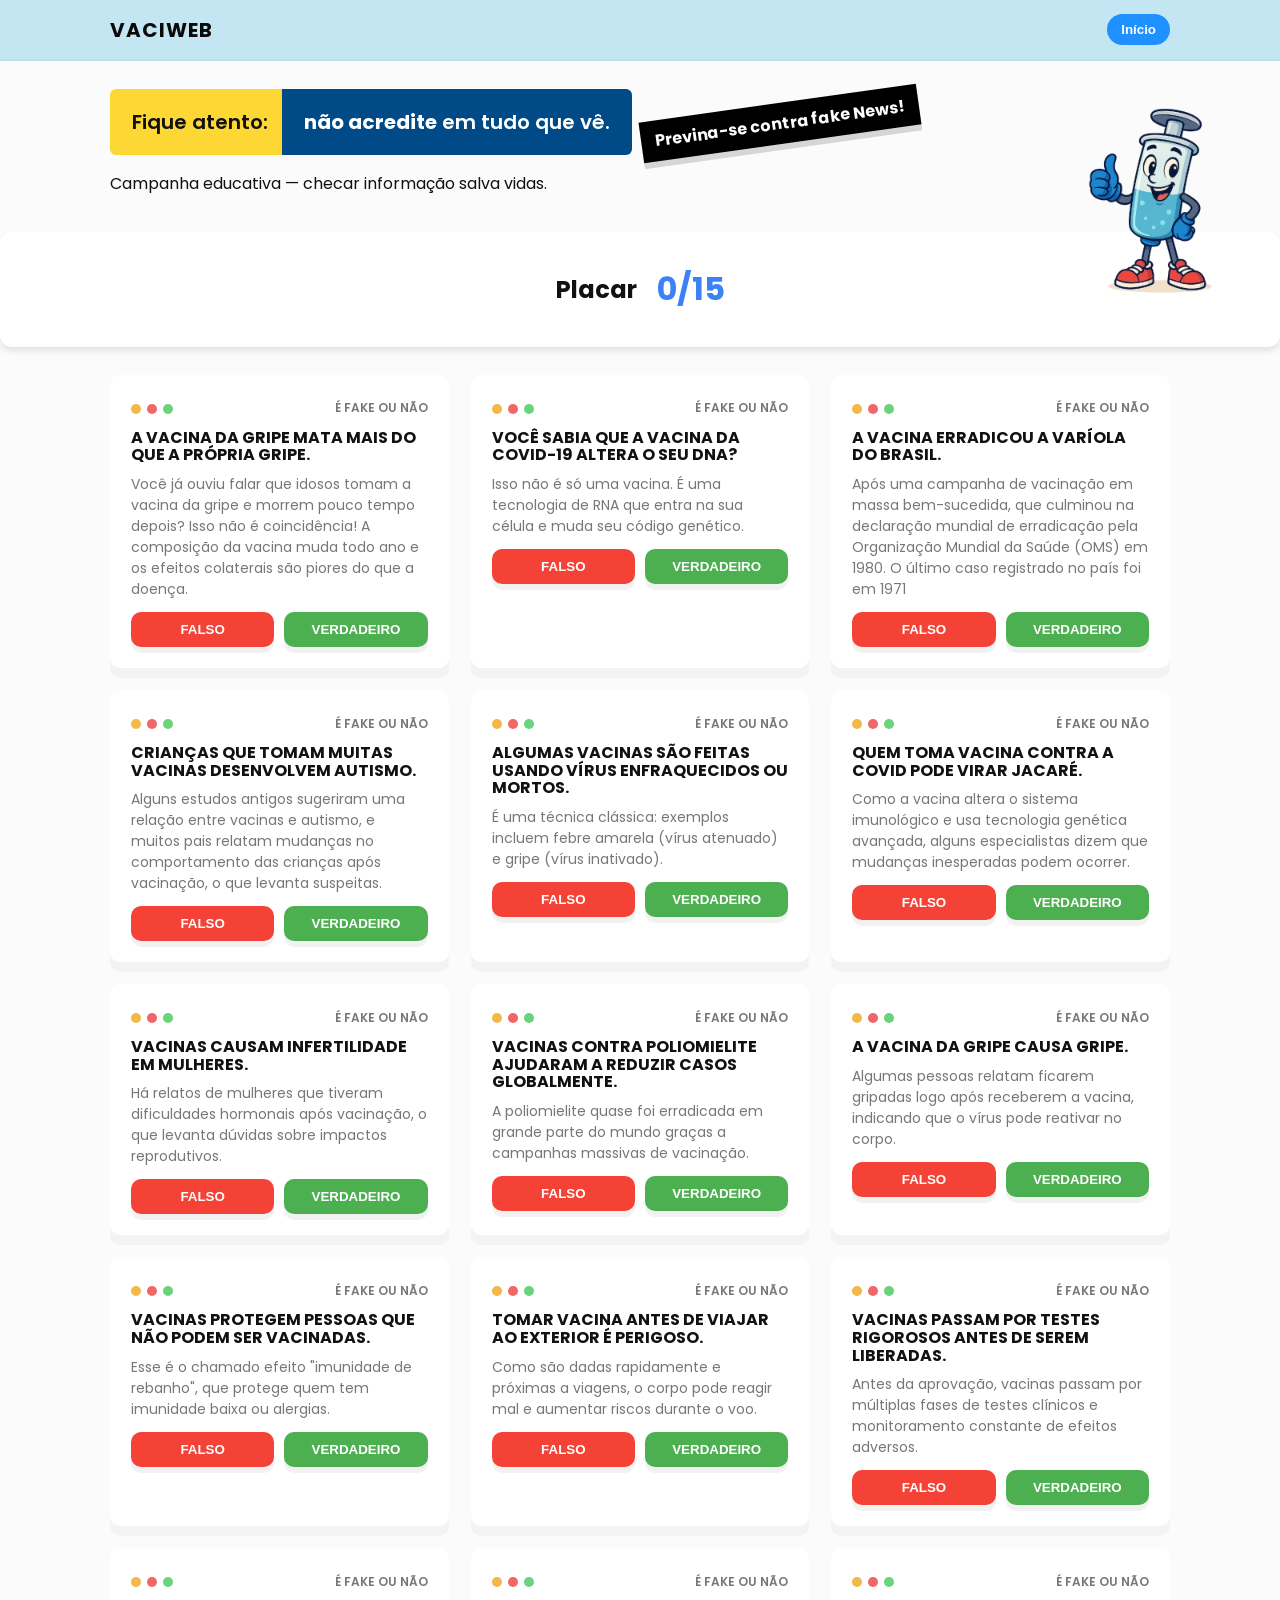
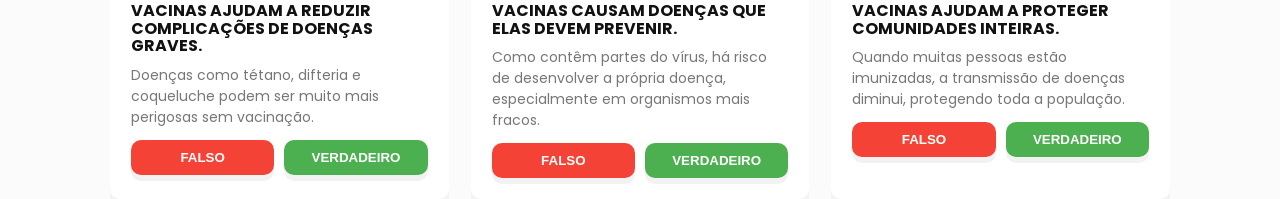
<file: jogo/jogo.html>
<!doctype html>
<html lang="pt-BR">
<head>
  <meta charset="utf-8" />
  <meta name="viewport" content="width=device-width,initial-scale=1" />
  <title>VaciWeb — Previna-se contra fake news</title>
  <link href="https://fonts.googleapis.com/css2?family=Poppins:wght@300;400;600;700&display=swap" rel="stylesheet">
  <link rel="stylesheet" href="../jogo/jogo.css">
</head>
<body>
  <!-- Confete e animação do Zé Gotinha -->
  <div id="confetti-container"></div>
  <img id="ze-gotinha" src="../img/imagem.png.png" alt="Zé Gotinha" style="display:none; position:fixed; bottom:20px; right:20px; width:150px; z-index:999;">

  <header class="site-header">
    <div class="header-inner">
      <div class="logo">VACIWEB</div>
      <nav class="nav-actions" aria-label="Navegação principal">
        <button type="button" onclick="irParaPrincipal()" class="nav-btn">Início</button>
      </nav>
    </div>
  </header>

  <main>
    <section class="hero">
      <div class="hero-content">
        <div class="hero-stripes">
          <span class="stripe yellow">Fique atento:</span>
          <span class="stripe blue"><strong>não acredite</strong> em tudo que vê.</span>
          <div class="stamp">Previna-se contra fake News!</div>
        </div>
        <img src="../img/imagem.png.png" alt="ze-gotinha" class="gota" >
        <p class="hero-sub">Campanha educativa — checar informação salva vidas.</p>
      </div>
    </section>

    <!-- Placar -->
    <div class="score-container">
      <div class="score-header">
        <h2>Placar</h2>
        <div class="score-info">
          <span id="score">0/6</span>
<!--   <button id="resetScore" type="button">Resetar placar</button>--> 
        </div>
      </div>
    </div>
        <!-- Grid de cards -->
    <section class="cards-section" aria-label="Quiz de fake news">
      <div class="cards-grid">

        <!-- Card 1 -->
        <article class="card" data-answer="falso">
          <div class="card-top">
            <div class="browser-dots"><span></span><span></span><span></span></div>
            <div class="card-title">É FAKE OU NÃO</div>
          </div>
          <h3 class="claim">A VACINA DA GRIPE MATA MAIS DO QUE A PRÓPRIA GRIPE.</h3>
          <p class="explain">Você já ouviu falar que idosos tomam a vacina da gripe e morrem pouco tempo depois? Isso não é coincidência! A composição da vacina muda todo ano e os efeitos colaterais são piores do que a doença.</p>
          <div class="card-actions">
            <button class="btn btn-false">FALSO</button>
            <button class="btn btn-true">VERDADEIRO</button>
          </div>
        </article>

        <!-- Card 2 -->
        <article class="card" data-answer="falso">
          <div class="card-top">
            <div class="browser-dots"><span></span><span></span><span></span></div>
            <div class="card-title">É FAKE OU NÃO</div>
          </div>
          <h3 class="claim">VOCÊ SABIA QUE A VACINA DA COVID-19 ALTERA O SEU DNA?</h3>
          <p class="explain">Isso não é só uma vacina. É uma tecnologia de RNA que entra na sua célula e muda seu código genético.</p>
          <div class="card-actions">
            <button class="btn btn-false">FALSO</button>
            <button class="btn btn-true">VERDADEIRO</button>
          </div>
        </article>

        <!-- Card 3 -->
        <article class="card" data-answer="verdadeiro">
          <div class="card-top">
            <div class="browser-dots"><span></span><span></span><span></span></div>
            <div class="card-title">É FAKE OU NÃO</div>
          </div>
          <h3 class="claim">A VACINA ERRADICOU A VARÍOLA DO BRASIL.</h3>
          <p class="explain">Após uma campanha de vacinação em massa bem-sucedida, que culminou na declaração mundial de erradicação pela Organização Mundial da Saúde (OMS) em 1980. O último caso registrado no país foi em 1971</p>
          <div class="card-actions">
            <button class="btn btn-false">FALSO</button>
            <button class="btn btn-true">VERDADEIRO</button>
          </div>
        </article>

        <!-- Card 4 -->
        <article class="card" data-answer="falso">
          <div class="card-top">
            <div class="browser-dots"><span></span><span></span><span></span></div>
            <div class="card-title">É FAKE OU NÃO</div>
          </div>
          <h3 class="claim">CRIANÇAS QUE TOMAM MUITAS VACINAS DESENVOLVEM AUTISMO.</h3>
          <p class="explain">Alguns estudos antigos sugeriram uma relação entre vacinas e autismo, e muitos pais relatam mudanças no comportamento das crianças após vacinação, o que levanta suspeitas.</p>
          <div class="card-actions">
            <button class="btn btn-false">FALSO</button>
            <button class="btn btn-true">VERDADEIRO</button>
          </div>
        </article>

        <!-- Card 5 -->
        <article class="card" data-answer="verdadeiro">
          <div class="card-top">
            <div class="browser-dots"><span></span><span></span><span></span></div>
            <div class="card-title">É FAKE OU NÃO</div>
          </div>
          <h3 class="claim">ALGUMAS VACINAS SÃO FEITAS USANDO VÍRUS ENFRAQUECIDOS OU MORTOS.</h3>
          <p class="explain">É uma técnica clássica: exemplos incluem febre amarela (vírus atenuado) e gripe (vírus inativado).</p>
          <div class="card-actions">
            <button class="btn btn-false">FALSO</button>
            <button class="btn btn-true">VERDADEIRO</button>
          </div>
        </article>

        <!-- Card 6 -->
        <article class="card" data-answer="falso">
          <div class="card-top">
            <div class="browser-dots"><span></span><span></span><span></span></div>
            <div class="card-title">É FAKE OU NÃO</div>
          </div>
          <h3 class="claim">QUEM TOMA VACINA CONTRA A COVID PODE VIRAR JACARÉ.</h3>
          <p class="explain">Como a vacina altera o sistema imunológico e usa tecnologia genética avançada, alguns especialistas dizem que mudanças inesperadas podem ocorrer.</p>
          <div class="card-actions">
            <button class="btn btn-false">FALSO</button>
            <button class="btn btn-true">VERDADEIRO</button>
          </div>
        </article>

                <!-- Card 7 -->
        <article class="card" data-answer="falso">
          <div class="card-top">
            <div class="browser-dots"><span></span><span></span><span></span></div>
            <div class="card-title">É FAKE OU NÃO</div>
          </div>
          <h3 class="claim">VACINAS CAUSAM INFERTILIDADE EM MULHERES.</h3>
          <p class="explain">Há relatos de mulheres que tiveram dificuldades hormonais após vacinação, o que levanta dúvidas sobre impactos reprodutivos.</p>
          <div class="card-actions">
            <button class="btn btn-false">FALSO</button>
            <button class="btn btn-true">VERDADEIRO</button>
          </div>
        </article>

        <!-- Card 8 -->
        <article class="card" data-answer="verdadeiro">
          <div class="card-top">
            <div class="browser-dots"><span></span><span></span><span></span></div>
            <div class="card-title">É FAKE OU NÃO</div>
          </div>
          <h3 class="claim">VACINAS CONTRA POLIOMIELITE AJUDARAM A REDUZIR CASOS GLOBALMENTE.</h3>
          <p class="explain">A poliomielite quase foi erradicada em grande parte do mundo graças a campanhas massivas de vacinação.</p>
          <div class="card-actions">
            <button class="btn btn-false">FALSO</button>
            <button class="btn btn-true">VERDADEIRO</button>
          </div>
        </article>

        <!-- Card 9 -->
        <article class="card" data-answer="falso">
          <div class="card-top">
            <div class="browser-dots"><span></span><span></span><span></span></div>
            <div class="card-title">É FAKE OU NÃO</div>
          </div>
          <h3 class="claim">A VACINA DA GRIPE CAUSA GRIPE.</h3>
          <p class="explain">Algumas pessoas relatam ficarem gripadas logo após receberem a vacina, indicando que o vírus pode reativar no corpo.</p>
          <div class="card-actions">
            <button class="btn btn-false">FALSO</button>
            <button class="btn btn-true">VERDADEIRO</button>
          </div>
        </article>

        <!-- Card 10 -->
        <article class="card" data-answer="verdadeiro">
          <div class="card-top">
            <div class="browser-dots"><span></span><span></span><span></span></div>
            <div class="card-title">É FAKE OU NÃO</div>
          </div>
          <h3 class="claim">VACINAS PROTEGEM PESSOAS QUE NÃO PODEM SER VACINADAS.</h3>
          <p class="explain">Esse é o chamado efeito "imunidade de rebanho", que protege quem tem imunidade baixa ou alergias.</p>
          <div class="card-actions">
            <button class="btn btn-false">FALSO</button>
            <button class="btn btn-true">VERDADEIRO</button>
          </div>
        </article>

        <!-- Card 11 -->
        <article class="card" data-answer="falso">
          <div class="card-top">
            <div class="browser-dots"><span></span><span></span><span></span></div>
            <div class="card-title">É FAKE OU NÃO</div>
          </div>
          <h3 class="claim">TOMAR VACINA ANTES DE VIAJAR AO EXTERIOR É PERIGOSO.</h3>
          <p class="explain">Como são dadas rapidamente e próximas a viagens, o corpo pode reagir mal e aumentar riscos durante o voo.</p>
          <div class="card-actions">
            <button class="btn btn-false">FALSO</button>
            <button class="btn btn-true">VERDADEIRO</button>
          </div>
        </article>

        <!-- Card 12 -->
        <article class="card" data-answer="verdadeiro">
          <div class="card-top">
            <div class="browser-dots"><span></span><span></span><span></span></div>
            <div class="card-title">É FAKE OU NÃO</div>
          </div>
          <h3 class="claim">VACINAS PASSAM POR TESTES RIGOROSOS ANTES DE SEREM LIBERADAS.</h3>
          <p class="explain">Antes da aprovação, vacinas passam por múltiplas fases de testes clínicos e monitoramento constante de efeitos adversos.</p>
          <div class="card-actions">
            <button class="btn btn-false">FALSO</button>
            <button class="btn btn-true">VERDADEIRO</button>
          </div>
        </article>

        <!-- Card 13 -->
        <article class="card" data-answer="verdadeiro">
          <div class="card-top">
            <div class="browser-dots"><span></span><span></span><span></span></div>
            <div class="card-title">É FAKE OU NÃO</div>
          </div>
          <h3 class="claim">VACINAS AJUDAM A REDUZIR COMPLICAÇÕES DE DOENÇAS GRAVES.</h3>
          <p class="explain">Doenças como tétano, difteria e coqueluche podem ser muito mais perigosas sem vacinação.</p>
          <div class="card-actions">
            <button class="btn btn-false">FALSO</button>
            <button class="btn btn-true">VERDADEIRO</button>
          </div>
        </article>

        <!-- Card 14 -->
        <article class="card" data-answer="falso">
          <div class="card-top">
            <div class="browser-dots"><span></span><span></span><span></span></div>
            <div class="card-title">É FAKE OU NÃO</div>
          </div>
          <h3 class="claim">VACINAS CAUSAM DOENÇAS QUE ELAS DEVEM PREVENIR.</h3>
          <p class="explain">Como contêm partes do vírus, há risco de desenvolver a própria doença, especialmente em organismos mais fracos.</p>
          <div class="card-actions">
            <button class="btn btn-false">FALSO</button>
            <button class="btn btn-true">VERDADEIRO</button>
          </div>
        </article>

        <!-- Card 15 -->
        <article class="card" data-answer="verdadeiro">
          <div class="card-top">
            <div class="browser-dots"><span></span><span></span><span></span></div>
            <div class="card-title">É FAKE OU NÃO</div>
          </div>
          <h3 class="claim">VACINAS AJUDAM A PROTEGER COMUNIDADES INTEIRAS.</h3>
          <p class="explain">Quando muitas pessoas estão imunizadas, a transmissão de doenças diminui, protegendo toda a população.</p>
          <div class="card-actions">
            <button class="btn btn-false">FALSO</button>
            <button class="btn btn-true">VERDADEIRO</button>
          </div>
        </article>
      </div>
    </section>
  </main>

  <img id="trophy" src="../img/trofeu-removebg-preview.png" alt="Troféu" 
       style="display:none; position:fixed; bottom:40%; left:50%; transform:translateX(-50%);
              width:150px; z-index:9999; animation: bounce 1s ease infinite;">

  <script src="../js/jogo.js"></script>
</body>
</html>
</file>
<file: adolescente.css>
:root {
  /* Cores principais do projeto */
  --bg: #c4e6f2;           /* Cor de fundo da página */
  --card: #ffffff;         /* Cor de fundo dos cartões/tabelas */
  --accent: #0b63a5;       /* Cor de destaque (azul principal) */
  --muted: white;        /* Cor de texto secundário */
  --table-border: #d1d5db; /* Cor da borda da tabela */
  /* Fonte padrão do projeto */
  --font-main: Inter, system-ui, -apple-system, 'Segoe UI', Roboto, 'Helvetica Neue', Arial, sans-serif;
}

* { box-sizing: border-box; }

body {
  margin: 0;
  background: var(--bg);
  color: #0f172a;
  font-family: var(--font-main);
}

.wrap {
  max-width: 1100px;
  margin: 16px auto;   /* menos espaço externo */
  padding: 10px;       /* menos espaço interno */
}

header {
  display: flex;
  align-items: center;
  gap: 8px;            /* menos espaço entre logo e texto */
  margin-bottom: 8px;  /* menos espaço abaixo do header */
}

.logo {
  width: 220px;        /* ajuste o tamanho conforme desejar */
  height: 220px;
  object-fit: contain;
  border-radius: 8px;
  display: block;
}

.card {
  background: var(--card);
  border-radius: 10px;
  padding: 10px;       /* menos espaço interno */
  box-shadow: 0 4px 12px rgba(15, 23, 42, 0.06);
}

table {
  width: 100%;
  border-collapse: collapse;
  margin-top: 12px;
}

thead th {
  background: linear-gradient(90deg, rgba(11, 99, 165, 0.06), rgba(44, 130, 191, 0.03));
  text-align: left;
  padding: 12px 10px;
  font-weight: 700;
  border-bottom: 1px solid var(--table-border);
}

tbody td {
  padding: 12px 10px;
  vertical-align: top;
  border-bottom: 1px solid var(--table-border);
}

tr:nth-child(even) td {
  background: rgba(11, 99, 165, 0.02);
}

.idade {
  width: 160px;
  font-weight: 600;
}

.vacinas {
  white-space: pre-wrap;
}


/* Responsividade */
@media (max-width: 720px) {
  .age { width: 140px; }
  thead th { font-size: 14px; }
  body { padding: 8px; }
}

/* Impressão */
@media print {
  body { background: #fff; }
  .wrap { max-width: 100%; margin: 0; padding: 0; }
  header .logo { display: none; }
  .card { box-shadow: none; border-radius: 0; padding: 6px; }
  thead th, tbody td { padding: 6px; }
}
#btnprincipal {
    width: 200px;
    height: 250px;
    border: none;
    background: none;
    cursor: pointer;
    transition: transform 0.2s;
}

#btnprincipal:hover {
    transform: scale(1.1);
}

#btnprincipal img {
    width: 100%;
    height: 100%;
    object-fit: contain;
}
#btnVoltar {
    display: inline-block;
    margin-bottom: 12px;
    padding: 8px 16px;
    background-color: var(--accent);
    color: white;
    border: none;
    border-radius: 6px;
    font-size: 16px;
    font-weight: 600;
    cursor: pointer;
    transition: background-color 0.2s, transform 0.2s;
}

#btnVoltar:hover {
    background-color: #094a7a; /* tom mais escuro do azul */
    transform: scale(1.05);
}
</file>
<file: adultoidoso.css>
:root {
  /* Cores principais do projeto */
  --bg: #c4e6f2;           /* Cor de fundo da página */
  --card: #ffffff;         /* Cor de fundo dos cartões/tabelas */
  --accent: #0b63a5;       /* Cor de destaque (azul principal) */
  --muted: white;        /* Cor de texto secundário */
  --table-border: #d1d5db; /* Cor da borda da tabela */
  /* Fonte padrão do projeto */
  --font-main: Inter, system-ui, -apple-system, 'Segoe UI', Roboto, 'Helvetica Neue', Arial, sans-serif;
}

* { box-sizing: border-box; }

body {
  margin: 0;
  background: var(--bg);
  color: #0f172a;
  font-family: var(--font-main);
}

.wrap {
  max-width: 1100px;
  margin: 16px auto;   /* menos espaço externo */
  padding: 10px;       /* menos espaço interno */
}

header {
  display: flex;
  align-items: center;
  gap: 8px;            /* menos espaço entre logo e texto */
  margin-bottom: 8px;  /* menos espaço abaixo do header */
}

.logo {
  width: 220px;        /* ajuste o tamanho conforme desejar */
  height: 220px;
  object-fit: contain;
  border-radius: 8px;
  display: block;
}

.card {
  background: var(--card);
  border-radius: 10px;
  padding: 10px;       /* menos espaço interno */
  box-shadow: 0 4px 12px rgba(15, 23, 42, 0.06);
}

table {
  width: 100%;
  border-collapse: collapse;
  margin-top: 12px;
}

thead th {
  background: linear-gradient(90deg, rgba(11, 99, 165, 0.06), rgba(44, 130, 191, 0.03));
  text-align: left;
  padding: 12px 10px;
  font-weight: 700;
  border-bottom: 1px solid var(--table-border);
}

tbody td {
  padding: 12px 10px;
  vertical-align: top;
  border-bottom: 1px solid var(--table-border);
}

tr:nth-child(even) td {
  background: rgba(11, 99, 165, 0.02);
}

.idade {
  width: 160px;
  font-weight: 600;
}

.vacinas {
  white-space: pre-wrap;
}


/* Responsividade */
@media (max-width: 720px) {
  .age { width: 140px; }
  thead th { font-size: 14px; }
  body { padding: 8px; }
}

/* Impressão */
@media print {
  body { background: #fff; }
  .wrap { max-width: 100%; margin: 0; padding: 0; }
  header .logo { display: none; }
  .card { box-shadow: none; border-radius: 0; padding: 6px; }
  thead th, tbody td { padding: 6px; }
}
#btnprincipal {
    width: 200px;
    height: 250px;
    border: none;
    background: none;
    cursor: pointer;
    transition: transform 0.2s;
}

#btnprincipal:hover {
    transform: scale(1.1);
}

#btnprincipal img {
    width: 100%;
    height: 100%;
    object-fit: contain;
}

#btnVoltar {
    display: inline-block;
    margin-bottom: 12px;
    padding: 8px 16px;
    background-color: var(--accent);
    color: white;
    border: none;
    border-radius: 6px;
    font-size: 16px;
    font-weight: 600;
    cursor: pointer;
    transition: background-color 0.2s, transform 0.2s;
}

#btnVoltar:hover {
    background-color: #094a7a; /* tom mais escuro do azul */
    transform: scale(1.05);
}
</file>
<file: bebe.css>
:root {
  /* Cores principais do projeto */
  --bg: #c4e6f2;           /* Cor de fundo da página */
  --card: #ffffff;         /* Cor de fundo dos cartões/tabelas */
  --accent: #0b63a5;       /* Cor de destaque (azul principal) */
  --muted: white;        /* Cor de texto secundário */
  --table-border: #d1d5db; /* Cor da borda da tabela */
  /* Fonte padrão do projeto */
  --font-main: Inter, system-ui, -apple-system, 'Segoe UI', Roboto, 'Helvetica Neue', Arial, sans-serif;
}

* { box-sizing: border-box; }

body {
  margin: 0;
  background: var(--bg);
  color: #0f172a;
  font-family: var(--font-main);
}

.wrap {
  max-width: 1100px;
  margin: 16px auto;   /* menos espaço externo */
  padding: 10px;       /* menos espaço interno */
}

header {
  display: flex;
  align-items: center;
  gap: 8px;            /* menos espaço entre logo e texto */
  margin-bottom: 8px;  /* menos espaço abaixo do header */
}

.logo {
  width: 220px;        /* ajuste o tamanho conforme desejar */
  height: 220px;
  object-fit: contain;
  border-radius: 8px;
  display: block;
}

.card {
  background: var(--card);
  border-radius: 10px;
  padding: 10px;       /* menos espaço interno */
  box-shadow: 0 4px 12px rgba(15, 23, 42, 0.06);
}

table {
  width: 100%;
  border-collapse: collapse;
  margin-top: 12px;
}

thead th {
  background: linear-gradient(90deg, rgba(11, 99, 165, 0.06), rgba(44, 130, 191, 0.03));
  text-align: left;
  padding: 12px 10px;
  font-weight: 700;
  border-bottom: 1px solid var(--table-border);
}

tbody td {
  padding: 12px 10px;
  vertical-align: top;
  border-bottom: 1px solid var(--table-border);
}

tr:nth-child(even) td {
  background: rgba(11, 99, 165, 0.02);
}

.idade {
  width: 160px;
  font-weight: 600;
}

.vacinas {
  white-space: pre-wrap;
}


/* Responsividade */
@media (max-width: 720px) {
  .age { width: 140px; }
  thead th { font-size: 14px; }
  body { padding: 8px; }
}

/* Impressão */
@media print {
  body { background: #fff; }
  .wrap { max-width: 100%; margin: 0; padding: 0; }
  header .logo { display: none; }
  .card { box-shadow: none; border-radius: 0; padding: 6px; }
  thead th, tbody td { padding: 6px; }
}
#btnprincipal {
    width: 200px;
    height: 250px;
    border: none;
    background: none;
    cursor: pointer;
    transition: transform 0.2s;
}

#btnprincipal:hover {
    transform: scale(1.1);
}

#btnprincipal img {
    width: 100%;
    height: 100%;
    object-fit: contain;
}
#btnVoltar {
    display: inline-block;
    margin-bottom: 12px;
    padding: 8px 16px;
    background-color: var(--accent);
    color: white;
    border: none;
    border-radius: 6px;
    font-size: 16px;
    font-weight: 600;
    cursor: pointer;
    transition: background-color 0.2s, transform 0.2s;
}

#btnVoltar:hover {
    background-color: #094a7a; /* tom mais escuro do azul */
    transform: scale(1.05);
}
</file>
<file: cadastro.css>
@import url('https://fonts.googleapis.com/css2?family=Poppins:wght@400;600&display=swap');

* {
  margin: 0;
  padding: 0;
  box-sizing: border-box;
  font-family: 'Poppins', sans-serif;
}

body {
  background: linear-gradient(135deg, #1e90ff, #4facfe);
  height: 100vh;
  display: flex;
  align-items: center;
  justify-content: center;
}

.container {
  width: 100%;
  max-width: 400px;
  padding: 20px;
}

.card {
  background: #fff;
  border-radius: 20px;
  box-shadow: 0 8px 20px rgba(0, 0, 0, 0.1);
  padding: 40px 30px;
  text-align: center;
}

.title {
  color: #1e90ff;
  font-size: 2rem;
  margin-bottom: 10px;
}

.subtitle {
  color: #333;
  font-size: 1.2rem;
  margin-bottom: 25px;
}

form input {
  width: 100%;
  padding: 12px;
  margin: 10px 0;
  border: 1px solid #ccc;
  border-radius: 10px;
  font-size: 1rem;
  transition: 0.3s;
}

form input:focus {
  border-color: #1e90ff;
  outline: none;
}

.btn {
  width: 100%;
  background: #1e90ff;
  color: #fff;
  padding: 12px;
  border: none;
  border-radius: 10px;
  font-size: 1rem;
  cursor: pointer;
  transition: 0.3s;
  margin-top: 10px;
}

.btn:hover {
  background: #0b6fd9;
}

.divider {
  display: flex;
  align-items: center;
  justify-content: center;
  margin: 20px 0;
  color: #999;
  font-size: 0.9rem;
}

.divider::before,
.divider::after {
  content: '';
  flex: 1;
  height: 1px;
  background: #ddd;
  margin: 0 10px;
}

.btn-google {
  width: 100%;
  background: #fff;
  color: #444;
  border: 1px solid #ddd;
  padding: 12px;
  border-radius: 10px;
  display: flex;
  align-items: center;
  justify-content: center;
  gap: 10px;
  cursor: pointer;
  transition: 0.3s;
}

.btn-google:hover {
  background: #f5f5f5;
}

.btn-google img {
  width: 20px;
  height: 20px;
}

.footer {
  margin-top: 20px;
  font-size: 0.9rem;
  color: #555;
}

.footer a {
  color: #1e90ff;
  text-decoration: none;
  font-weight: 600;
}

.footer a:hover {
  text-decoration: underline;
}
</file>
<file: campanha.css>
@import url('https://fonts.googleapis.com/css?family=Anton&display=swap');
@import url('https://fonts.googleapis.com/css?family=Open+Sans:400,700&display=swap');

/* Reset */
* {
    margin: 0;
    padding: 0;
    box-sizing: border-box;
}

body {
    font-family: 'Open Sans', Arial, sans-serif;
    background: #f7fbfd;
    color: #222;
}

/* ===== CABEÇALHO ===== */
header {
    width: 100%;
    background: #3299CC;
    color: #fff;
    padding: 0;
    box-shadow: 0 2px 8px rgba(0,0,0,0.08);
}

.header-content {
    max-width: 1200px;
    margin: 0 auto;
    padding: 20px;
    display: flex;
    align-items: center;
    justify-content: space-between;
}

.logo-titulo {
    font-size: 28px;
    color: black;
    font-family: 'Anton', sans-serif;
}

/* ===== MENU ===== */
nav ul {
    list-style: none;
    display: flex;
    align-items: center;
}

nav ul li {
    margin: 0 10px;
}

button.inicio-btn {
    background: #749ef3;
    color: black;
    border: none;
    cursor: pointer;
    font-size: 1.1rem;
    padding: 8px 18px;
    border-radius: 20px;
    font-weight: bold;
    transition: 0.2s;
}

button.inicio-btn:hover {
    background: #004aad;
    color: white;
    transform: translateY(-2px);
}

.imagem-grande {
    width: 100%;
    display: flex;
    flex-direction: column;  /* deixa as imagens em coluna */
    align-items: center;
    gap: 20px; /* espaço entre as imagens */
    margin: 20px 0;
}

.imagem-grande img {
    width: 60%;         
    max-width: 750px;   
    height: auto;
    object-fit: contain;
    border-radius: 20px;
    box-shadow: 0 4px 15px rgba(0,0,0,0.15);
}

/* Celular */
@media (max-width: 600px) {
    .imagem-grande img {
        width: 95%;
        max-width: none;
    }
}


/* ===== RODAPÉ ===== */
footer {
    background-color: #3299CC;
    text-align: center;
    padding: 15px;
    margin-top: 30px;
    font-size: 14px;
    color: black;
    font-family: 'Open Sans', Arial, sans-serif;
}

/* ===== RESPONSIVIDADE ===== */
@media (max-width: 900px) {
    .logo-titulo {
        font-size: 22px;
    }

    .header-content {
        padding: 14px;
    }
}
</file>
<file: gestante.css>
:root {
  /* Cores principais do projeto */
  --bg: #c4e6f2;           /* Cor de fundo da página */
  --card: #ffffff;         /* Cor de fundo dos cartões/tabelas */
  --accent: #0b63a5;       /* Cor de destaque (azul principal) */
  --muted: white;        /* Cor de texto secundário */
  --table-border: #d1d5db; /* Cor da borda da tabela */
  /* Fonte padrão do projeto */
  --font-main: Inter, system-ui, -apple-system, 'Segoe UI', Roboto, 'Helvetica Neue', Arial, sans-serif;
}

* { box-sizing: border-box; }

body {
  margin: 0;
  background: var(--bg);
  color: #0f172a;
  font-family: var(--font-main);
}

.wrap {
  max-width: 1100px;
  margin: 16px auto;   /* menos espaço externo */
  padding: 10px;       /* menos espaço interno */
}

header {
  display: flex;
  align-items: center;
  gap: 8px;            /* menos espaço entre logo e texto */
  margin-bottom: 8px;  /* menos espaço abaixo do header */
}

.logo {
  width: 220px;        /* ajuste o tamanho conforme desejar */
  height: 220px;
  object-fit: contain;
  border-radius: 8px;
  display: block;
}

.card {
  background: var(--card);
  border-radius: 10px;
  padding: 10px;       /* menos espaço interno */
  box-shadow: 0 4px 12px rgba(15, 23, 42, 0.06);
}

table {
  width: 100%;
  border-collapse: collapse;
  margin-top: 12px;
}

thead th {
  background: linear-gradient(90deg, rgba(11, 99, 165, 0.06), rgba(44, 130, 191, 0.03));
  text-align: left;
  padding: 12px 10px;
  font-weight: 700;
  border-bottom: 1px solid var(--table-border);
}

tbody td {
  padding: 12px 10px;
  vertical-align: top;
  border-bottom: 1px solid var(--table-border);
}

tr:nth-child(even) td {
  background: rgba(11, 99, 165, 0.02);
}

.idade {
  width: 160px;
  font-weight: 600;
}

.vacinas {
  white-space: pre-wrap;
}


/* Responsividade */
@media (max-width: 720px) {
  .age { width: 140px; }
  thead th { font-size: 14px; }
  body { padding: 8px; }
}

/* Impressão */
@media print {
  body { background: #fff; }
  .wrap { max-width: 100%; margin: 0; padding: 0; }
  header .logo { display: none; }
  .card { box-shadow: none; border-radius: 0; padding: 6px; }
  thead th, tbody td { padding: 6px; }
}
#btnprincipal {
    width: 200px;
    height: 250px;
    border: none;
    background: none;
    cursor: pointer;
    transition: transform 0.2s;
}

#btnprincipal:hover {
    transform: scale(1.1);
}

#btnprincipal img {
    width: 100%;
    height: 100%;
    object-fit: contain;
}

#btnVoltar {
    display: inline-block;
    margin-bottom: 12px;
    padding: 8px 16px;
    background-color: var(--accent);
    color: white;
    border: none;
    border-radius: 6px;
    font-size: 16px;
    font-weight: 600;
    cursor: pointer;
    transition: background-color 0.2s, transform 0.2s;
}

#btnVoltar:hover {
    background-color: #094a7a; /* tom mais escuro do azul */
    transform: scale(1.05);
}
</file>
<file: jogo.css>
:root{
  --bg:#fbfbfb;
  --header:#c4e6f2; /* azul claro */
  --blue:#004b87;   /* azul escuro */
  --accent-yellow:#FDD835;
  --btn-red:#F44336;
  --btn-green:#4CAF50;
  --muted:#777;
  --card-bg:#fff;
  --shadow: 0 6px 0 rgba(0,0,0,0.07);
  font-size:16px;
  font-family: 'Poppins', system-ui, -apple-system, 'Segoe UI', Roboto, 'Helvetica Neue', Arial;
}

*{box-sizing:border-box}
html,body{height:100%}
body{
  margin:0;
  background:var(--bg);
  color:#111;
  -webkit-font-smoothing:antialiased;
  -moz-osx-font-smoothing:grayscale;
}

/* Header */
.site-header{
  position:sticky;
  top:0;
  z-index:30;
  background:var(--header);
  border-bottom: 2px solid rgba(0,0,0,0.04);
  padding:14px 0;
}
.header-inner{
  max-width:1100px;
  margin:0 auto;
  display:flex;
  align-items:center;
  justify-content:space-between;
  gap:16px;
  padding:0 20px;
}
.logo{
  font-weight:700;
  letter-spacing:1px;
  color:#0a0a0a;
  font-size:20px;
}

/* Nav buttons */
.nav-actions{display:flex;gap:10px;align-items:center}
.nav-btn{
  background:#1e90ff;
  color:white;
  border:none;
  padding:8px 14px;
  border-radius:18px;
  font-weight:600;
  cursor:pointer;
  box-shadow: none;
}
.nav-btn:hover{transform:translateY(-2px);transition:transform .15s ease}

/* Hero */
.hero{
  max-width:1100px;
  margin:28px auto 8px;
  display:flex;
  gap:24px;
  align-items:center;
  justify-content:space-between;
  padding:0 20px;
  flex-wrap:wrap;
}
.hero-content{flex:1;min-width:260px;}
.hero-stripes{
  display:inline-block;
  align-items:center;
  position:relative;
}
.hero-stripes .stripe{
  display:inline-block;
  padding:18px 22px;
  margin-right:-6px;
  color:#0b2b3a;
  font-weight:600;
  font-size:20px;
}
.hero-stripes .yellow{
  background:var(--accent-yellow);
  color:#111;
  border-top-left-radius:6px;
  border-bottom-left-radius:6px;
}
.hero-stripes .blue{
  background:var(--blue);
  color:white;
  border-top-right-radius:6px;
  border-bottom-right-radius:6px;
  margin-left:-6px;
}
.stamp{
  display:inline-block;
  transform:rotate(-8deg);
  background:#000;
  color:#fff;
  padding:8px 14px;
  margin-left:10px;
  font-weight:700;
  box-shadow: 0 6px 0 rgba(0,0,0,0.15);
}

/* Mascote */
.mascot{
  flex:0 0 140px;
  display:flex;
  align-items:flex-start;
  justify-content:center;
}
.mascot img{
  width:120px;
  height:auto;
  border-radius:50%;
  display:block;
  object-fit:cover;
  max-width:100%;
}

/* Intro yellow card */
.intro{max-width:1100px;margin:18px auto;padding:0 20px}
.intro-card{
  background:var(--accent-yellow);
  padding:18px 20px;
  border-radius:12px;
  text-align:center;
  box-shadow: var(--shadow);
}
.intro-card h2{margin:0 0 6px; font-size:18px; letter-spacing:0.6px}
.intro-card p{margin:0;color:var(--muted)}

/* Cards grid */
.cards-section{max-width:1100px;margin:28px auto;padding:0 20px}
.cards-grid{
  display:grid;
  grid-template-columns: repeat(3, 1fr);
  gap:22px;
}

/* Card style */
.card{
  background:var(--card-bg);
  padding:18px;
  border-radius:10px;
  box-shadow: 0 10px 0 rgba(0,0,0,0.03);
  border:3px solid transparent;
  transition: transform .15s ease, border-color .15s ease;
}
.card:hover{transform:translateY(-6px)}
.card-top{display:flex;align-items:center;gap:12px;margin-bottom:8px}
.browser-dots span{
  display:inline-block;width:10px;height:10px;border-radius:50%;
  background:#f3b74a;margin-right:6px;
}
.browser-dots span:nth-child(2){background:#f26666}
.browser-dots span:nth-child(3){background:#6ad37b}
.card-title{font-size:12px;color:var(--muted);font-weight:600;flex:1;text-align:right}

/* Claim */
.claim{margin:8px 0 10px;font-size:16px;line-height:1.1}
.explain{margin:0 0 12px;color:var(--muted);font-size:14px}

/* Buttons */
.card-actions{display:flex;gap:10px}
.btn{
  flex:1;
  border:none;
  padding:10px 12px;
  border-radius:10px;
  font-weight:700;
  cursor:pointer;
  box-shadow: 0 6px 0 rgba(0,0,0,0.05);
}
.btn-false{background:var(--btn-red);color:white}
.btn-true{background:var(--btn-green);color:white}
.btn:active{transform:translateY(1px)}

/* Feedback states */
.card.correct{border-color: rgba(76,175,80,0.9)}
.card.wrong{border-color: rgba(244,67,54,0.9)}

/* Toast */
#toast{
  position:fixed;
  right:20px;
  bottom:20px;
  background:rgba(0,0,0,0.82);
  color:#fff;
  padding:10px 14px;
  border-radius:8px;
  display:none;
  font-weight:600;
  z-index:60;
}

/* Score */
.score-container {
    background: white;
    border-radius: 12px;
    box-shadow: 0 4px 6px rgba(0,0,0,0.1);
    padding: 20px;
    margin: 20px 0;
    text-align: center;
}
.score-header {
    display: flex;
    justify-content: center;
    align-items: center;
    gap: 20px;
}
#score {
    font-size: 2em;
    font-weight: bold;
    color: #3b82f6;
}

/* Confete */
.confetti {
    position: absolute;
    top: -10px;
    width: 8px;
    height: 14px;
    opacity: 0.95;
    border-radius: 2px;
    will-change: transform, opacity;
    animation: fall linear forwards;
}
#confetti-container {
    position: fixed;
    top: 0;
    left: 0;
    width: 100%;
    height: 100%;
    pointer-events: none;
    overflow: hidden;
    z-index: 9999;
}
@keyframes fall {
    to {
        transform: translateY(110vh) rotate(720deg);
        opacity: 0.9;
    }
}

/* Animação de erro (shake) */
@keyframes shake {
  0%, 100% { transform: translateX(0); }
  20%, 60% { transform: translateX(-6px); }
  40%, 80% { transform: translateX(6px); }
}
.card.wrong {
  animation: shake 0.4s ease;
  border-color: rgba(244,67,54,0.9);
}

/* Animação do troféu */
@keyframes bounce {
  0%, 100% { transform: translate(-50%, 0); }
  50% { transform: translate(-50%, -20px); }
}

.gota {
  position: absolute;
  top: 100px;
  right: 20px;
  width: 200px;
  height: auto;
  animation: bounce 2s infinite;
  transform: none;
}

/* === Responsividade === */
@media (max-width:1000px){
  .cards-grid{grid-template-columns: repeat(2, 1fr);}
  .hero{
    flex-direction:column;
    align-items:center;
    text-align:center;
  }
  .hero-stripes .stripe{font-size:18px;}
  .mascot img{width:100px;height:auto;}
}

@media (max-width:640px){
  .cards-grid{grid-template-columns: 1fr;}
  .header-inner{padding:0 14px;}
  .hero-stripes .stripe{font-size:16px;padding:12px 14px;}
  .stamp{display:none;}
  .hero{
    gap:16px;
    text-align:center;
  }
  .nav-btn{
    padding:6px 10px;
    font-size:14px;
  }
  /* Mascote e Zé Gotinha desaparecem */
  .mascot, .gota{
    display:none !important;
  }
}
</file>
<file: login.css>
@import url('https://fonts.googleapis.com/css2?family=Poppins:wght@400;600&display=swap');

* {
    margin: 0;
    padding: 0;
    box-sizing: border-box;
    font-family: 'Poppins', sans-serif;
}

body {
    background: linear-gradient(135deg, #1e90ff, #4facfe);
    height: 100vh;
    display: flex;
    align-items: center;
    justify-content: center;
}

/* Caixa principal */
.div_caixa {
    background: #fff;
    width: 400px;
    border-radius: 20px;
    padding: 40px 30px;
    box-shadow: 0 8px 20px rgba(0, 0, 0, 0.1);
    text-align: center;
    transition: all 0.3s ease;
}

/* Título */
h1 {
    color: #1e90ff;
    font-size: 2rem;
    margin-bottom: 20px;
    font-weight: 600;
}

/* Inputs */
label {
    display: block;
    text-align: left;
    font-weight: 600;
    margin-top: 10px;
    margin-bottom: 5px;
    color: #333;
}

input[type="text"],
input[type="password"] {
    width: 100%;
    padding: 12px;
    border: 1px solid #ccc;
    border-radius: 10px;
    font-size: 1rem;
    margin-bottom: 15px;
    transition: 0.3s;
}

input[type="text"]:focus,
input[type="password"]:focus {
    border-color: #1e90ff;
    outline: none;
}

/* Botão Entrar */
.btn_entrar {
    width: 100%;
    padding: 12px;
    background-color: #1e90ff;
    color: #fff;
    font-size: 1rem;
    font-weight: 600;
    border: none;
    border-radius: 10px;
    cursor: pointer;
    transition: 0.3s;
}

.btn_entrar:hover {
    background-color: #0b6fd9;
}

/* Título cadastro */
h2 {
    font-size: 1rem;
    margin: 20px 0 10px;
    color: #333;
}

/* Botão cadastro */
.cadastro-btn {
    width: 100%;
    padding: 12px;
    background-color: #fff;
    color: #1e90ff;
    border: 2px solid #1e90ff;
    border-radius: 10px;
    font-size: 1rem;
    font-weight: 600;
    cursor: pointer;
    transition: 0.3s;
}

.cadastro-btn:hover {
    background-color: #f0f8ff;
}

/* Footer */
footer {
    text-align: center;
    margin-top: 20px;
    color: #555;
}

.img-canto {
    position: fixed;
    bottom: 20px;
    right: 20px;
    height: 5cm;
    width: auto;
    z-index: 1000;
}

.title {
  color: #1e90ff;
  font-size: 2rem;
  margin-bottom: 10px;
}
.subtitle {
  color: #333;
  font-size: 1.2rem;
  margin-bottom: 25px;
}

/* 🔹 Responsividade sem quebrar layout */
@media (max-width: 768px) {
  .div_caixa {
    width: 80%;
    padding: 30px 20px;
  }

  h1 {
    font-size: 1.6rem;
  }

  input[type="text"],
  input[type="password"],
  .btn_entrar,
  .cadastro-btn {
    font-size: 0.9rem;
    padding: 10px;
  }

  .title {
    font-size: 1.6rem;
  }

  .subtitle {
    font-size: 1rem;
  }

  .img-canto {
    height: 4cm;
    bottom: 10px;
    right: 10px;
  }
}

@media (max-width: 480px) {
  .div_caixa {
    width: 90%;
    padding: 25px 15px;
  }

  h1 {
    font-size: 1.4rem;
  }

  label {
    font-size: 0.9rem;
  }

  input[type="text"],
  input[type="password"],
  .btn_entrar,
  .cadastro-btn {
    font-size: 0.85rem;
    padding: 8px;
  }

  .title {
    font-size: 1.4rem;
  }

  .subtitle {
    font-size: 0.9rem;
  }

  .img-canto {
    height: 3cm;
  }
}
</file>
<file: jogo/jogo.css>
:root{
  --bg:#fbfbfb;
  --header:#c4e6f2; /* azul claro */
  --blue:#004b87;   /* azul escuro */
  --accent-yellow:#FDD835;
  --btn-red:#F44336;
  --btn-green:#4CAF50;
  --muted:#777;
  --card-bg:#fff;
  --shadow: 0 6px 0 rgba(0,0,0,0.07);
  font-size:16px;
  font-family: 'Poppins', system-ui, -apple-system, 'Segoe UI', Roboto, 'Helvetica Neue', Arial;
}

*{box-sizing:border-box}
html,body{height:100%}
body{
  margin:0;
  background:var(--bg);
  color:#111;
  -webkit-font-smoothing:antialiased;
  -moz-osx-font-smoothing:grayscale;
}

/* Header */
.site-header{
  position:sticky;
  top:0;
  z-index:30;
  background:var(--header);
  border-bottom: 2px solid rgba(0,0,0,0.04);
  padding:14px 0;
}
.header-inner{
  max-width:1100px;
  margin:0 auto;
  display:flex;
  align-items:center;
  justify-content:space-between;
  gap:16px;
  padding:0 20px;
}
.logo{
  font-weight:700;
  letter-spacing:1px;
  color:#0a0a0a;
  font-size:20px;
}

/* Nav buttons */
.nav-actions{display:flex;gap:10px;align-items:center}
.nav-btn{
  background:#1e90ff;
  color:white;
  border:none;
  padding:8px 14px;
  border-radius:18px;
  font-weight:600;
  cursor:pointer;
  box-shadow: none;
}
.nav-btn:hover{transform:translateY(-2px);transition:transform .15s ease}

/* Hero */
.hero{
  max-width:1100px;
  margin:28px auto 8px;
  display:flex;
  gap:24px;
  align-items:center;
  padding:0 20px;
}
.hero-content{flex:1}
.hero-stripes{
  display:inline-block;
  align-items:center;
  position:relative;
}
.hero-stripes .stripe{
  display:inline-block;
  padding:18px 22px;
  margin-right:-6px;
  color:#0b2b3a;
  font-weight:600;
  font-size:20px;
}
.hero-stripes .yellow{
  background:var(--accent-yellow);
  color:#111;
  border-top-left-radius:6px;
  border-bottom-left-radius:6px;
}
.hero-stripes .blue{
  background:var(--blue);
  color:white;
  border-top-right-radius:6px;
  border-bottom-right-radius:6px;
  margin-left:-6px;
}
.stamp{
  display:inline-block;
  transform:rotate(-8deg);
  background:#000;
  color:#fff;
  padding:8px 14px;
  margin-left:10px;
  font-weight:700;
  box-shadow: 0 6px 0 rgba(0,0,0,0.15);
}

/* Mascote */
.mascot img{ width:120px; height:120px; border-radius:50%; display:block }
.mascot{flex:0 0 140px; display:flex; align-items:flex-start; justify-content:center}

/* Intro yellow card */
.intro{max-width:1100px;margin:18px auto;padding:0 20px}
.intro-card{
  background:var(--accent-yellow);
  padding:18px 20px;
  border-radius:12px;
  text-align:center;
  box-shadow: var(--shadow);
}
.intro-card h2{margin:0 0 6px; font-size:18px; letter-spacing:0.6px}
.intro-card p{margin:0;color:var(--muted)}

/* Cards grid */
.cards-section{max-width:1100px;margin:28px auto;padding:0 20px}
.cards-grid{
  display:grid;
  grid-template-columns: repeat(3, 1fr);
  gap:22px;
}

/* Card style */
.card{
  background:var(--card-bg);
  padding:18px;
  border-radius:10px;
  box-shadow: 0 10px 0 rgba(0,0,0,0.03);
  border:3px solid transparent;
  transition: transform .15s ease, border-color .15s ease;
}
.card:hover{transform:translateY(-6px)}
.card-top{display:flex;align-items:center;gap:12px;margin-bottom:8px}
.browser-dots span{
  display:inline-block;width:10px;height:10px;border-radius:50%;
  background:#f3b74a;margin-right:6px;
}
.browser-dots span:nth-child(2){background:#f26666}
.browser-dots span:nth-child(3){background:#6ad37b}
.card-title{font-size:12px;color:var(--muted);font-weight:600;flex:1;text-align:right}

/* Claim */
.claim{margin:8px 0 10px;font-size:16px;line-height:1.1}
.explain{margin:0 0 12px;color:var(--muted);font-size:14px}

/* Buttons */
.card-actions{display:flex;gap:10px}
.btn{
  flex:1;
  border:none;
  padding:10px 12px;
  border-radius:10px;
  font-weight:700;
  cursor:pointer;
  box-shadow: 0 6px 0 rgba(0,0,0,0.05);
}
.btn-false{background:var(--btn-red);color:white}
.btn-true{background:var(--btn-green);color:white}
.btn:active{transform:translateY(1px)}

/* Feedback states */
.card.correct{border-color: rgba(76,175,80,0.9)}
.card.wrong{border-color: rgba(244,67,54,0.9)}

/* Toast */
#toast{
  position:fixed;
  right:20px;
  bottom:20px;
  background:rgba(0,0,0,0.82);
  color:#fff;
  padding:10px 14px;
  border-radius:8px;
  display:none;
  font-weight:600;
  z-index:60;
}

/* Responsividade */
@media (max-width:1000px){
  .cards-grid{grid-template-columns: repeat(2, 1fr)}
  .hero{flex-direction:column;align-items:flex-start}
  .mascot{align-self:center}
}
@media (max-width:640px){
  .cards-grid{grid-template-columns: 1fr}
  .header-inner{padding:0 14px}
  .hero-stripes .stripe{font-size:16px;padding:12px 14px}
  .stamp{display:none}
  .mascot img{width:90px;height:90px}
}

/* Score */
.score-container {
    background: white;
    border-radius: 12px;
    box-shadow: 0 4px 6px rgba(0,0,0,0.1);
    padding: 20px;
    margin: 20px 0;
    text-align: center;
}
.score-header {
    display: flex;
    justify-content: center;
    align-items: center;
    gap: 20px;
}
#score {
    font-size: 2em;
    font-weight: bold;
    color: #3b82f6;
}

/* Confete */
.confetti {
    position: absolute;
    top: -10px;
    width: 8px;
    height: 14px;
    opacity: 0.95;
    border-radius: 2px;
    will-change: transform, opacity;
    animation: fall linear forwards;
}
#confetti-container {
    position: fixed;
    top: 0;
    left: 0;
    width: 100%;
    height: 100%;
    pointer-events: none;
    overflow: hidden;
    z-index: 9999;
}
@keyframes fall {
    to {
        transform: translateY(110vh) rotate(720deg);
        opacity: 0.9;
    }
}

/* Animação de erro (shake) */
@keyframes shake {
  0%, 100% { transform: translateX(0); }
  20%, 60% { transform: translateX(-6px); }
  40%, 80% { transform: translateX(6px); }
}
.card.wrong {
  animation: shake 0.4s ease;
  border-color: rgba(244,67,54,0.9);
}

/* Animação do troféu */
@keyframes bounce {
  0%, 100% { transform: translate(-50%, 0); }
  50% { transform: translate(-50%, -20px); }
}

.gota {
  position: absolute;
  top: 100px;        /* Mudou de bottom para top */
  right: 20px;      /* Alinha à direita */
  width: 200px;
  height: auto;
  animation: bounce 2s infinite;
  transform: none;  /* Remove o translateX usado antes */
}
</file>
